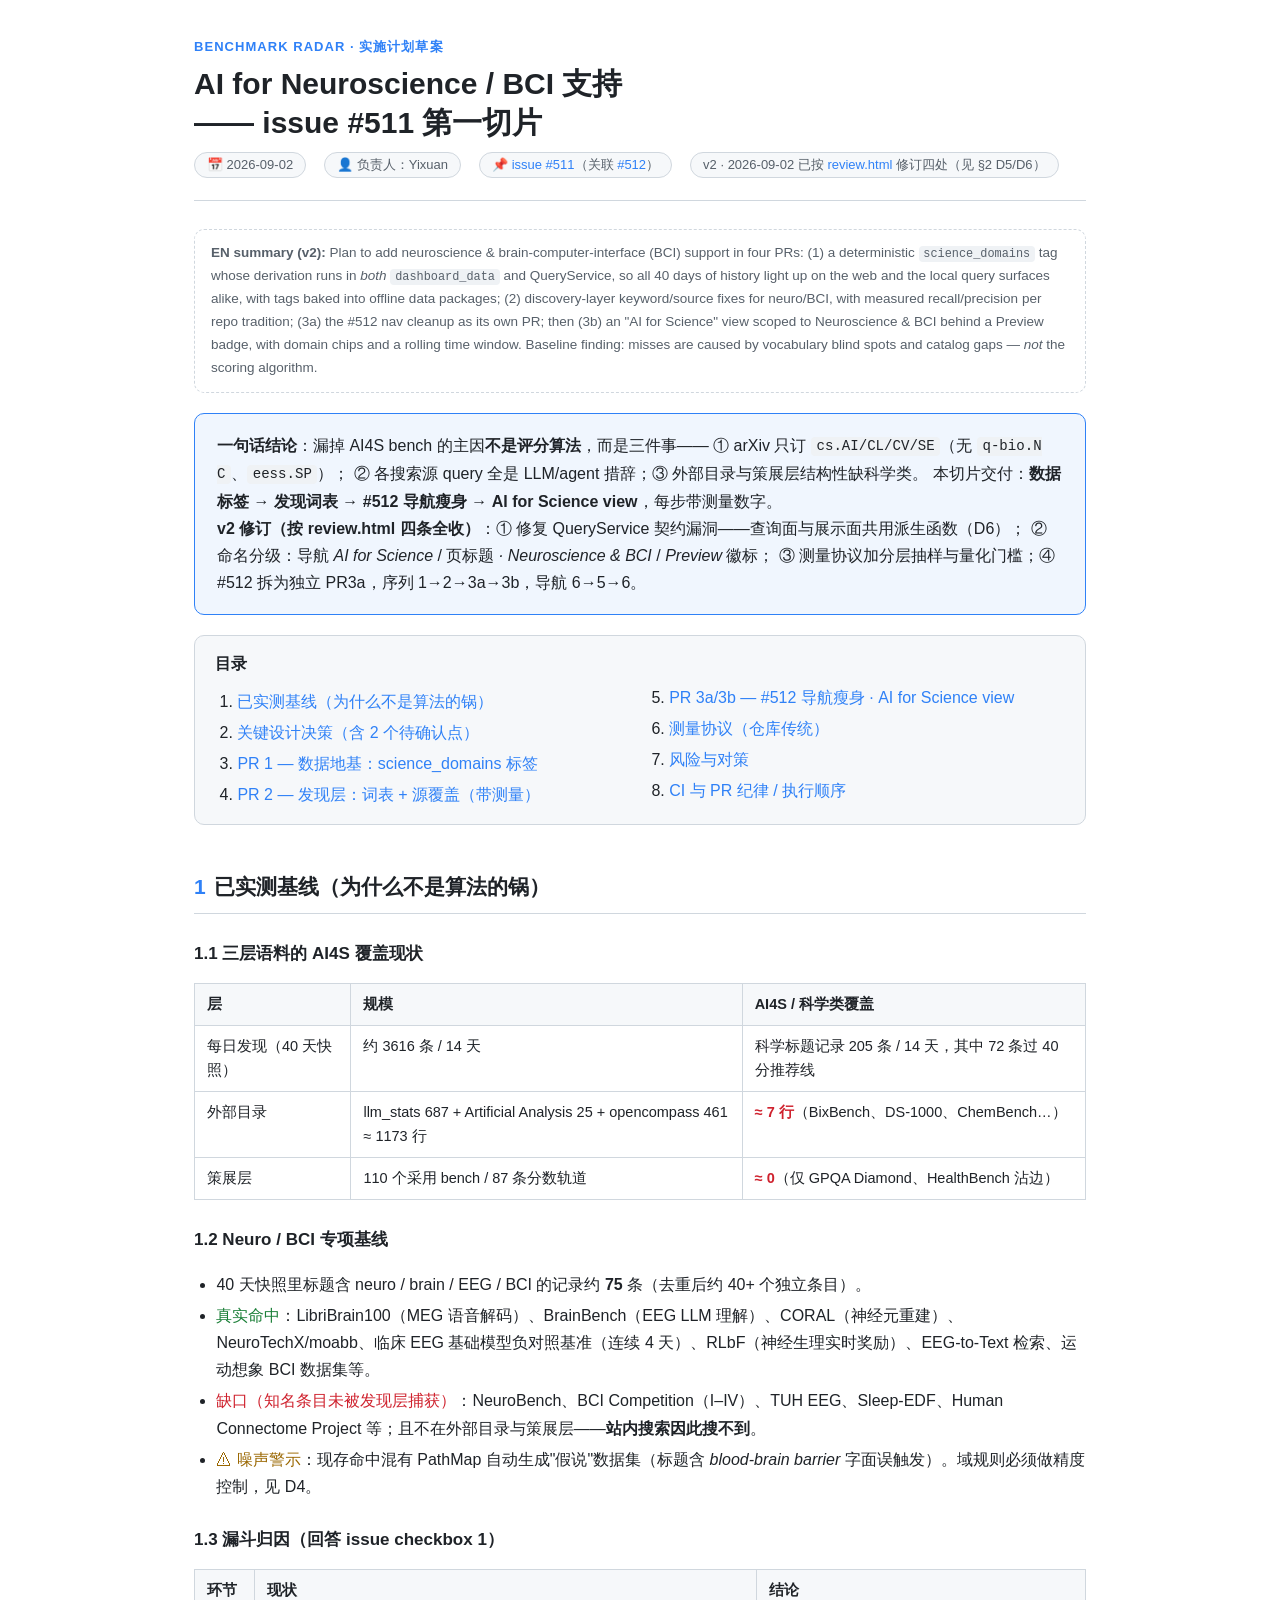
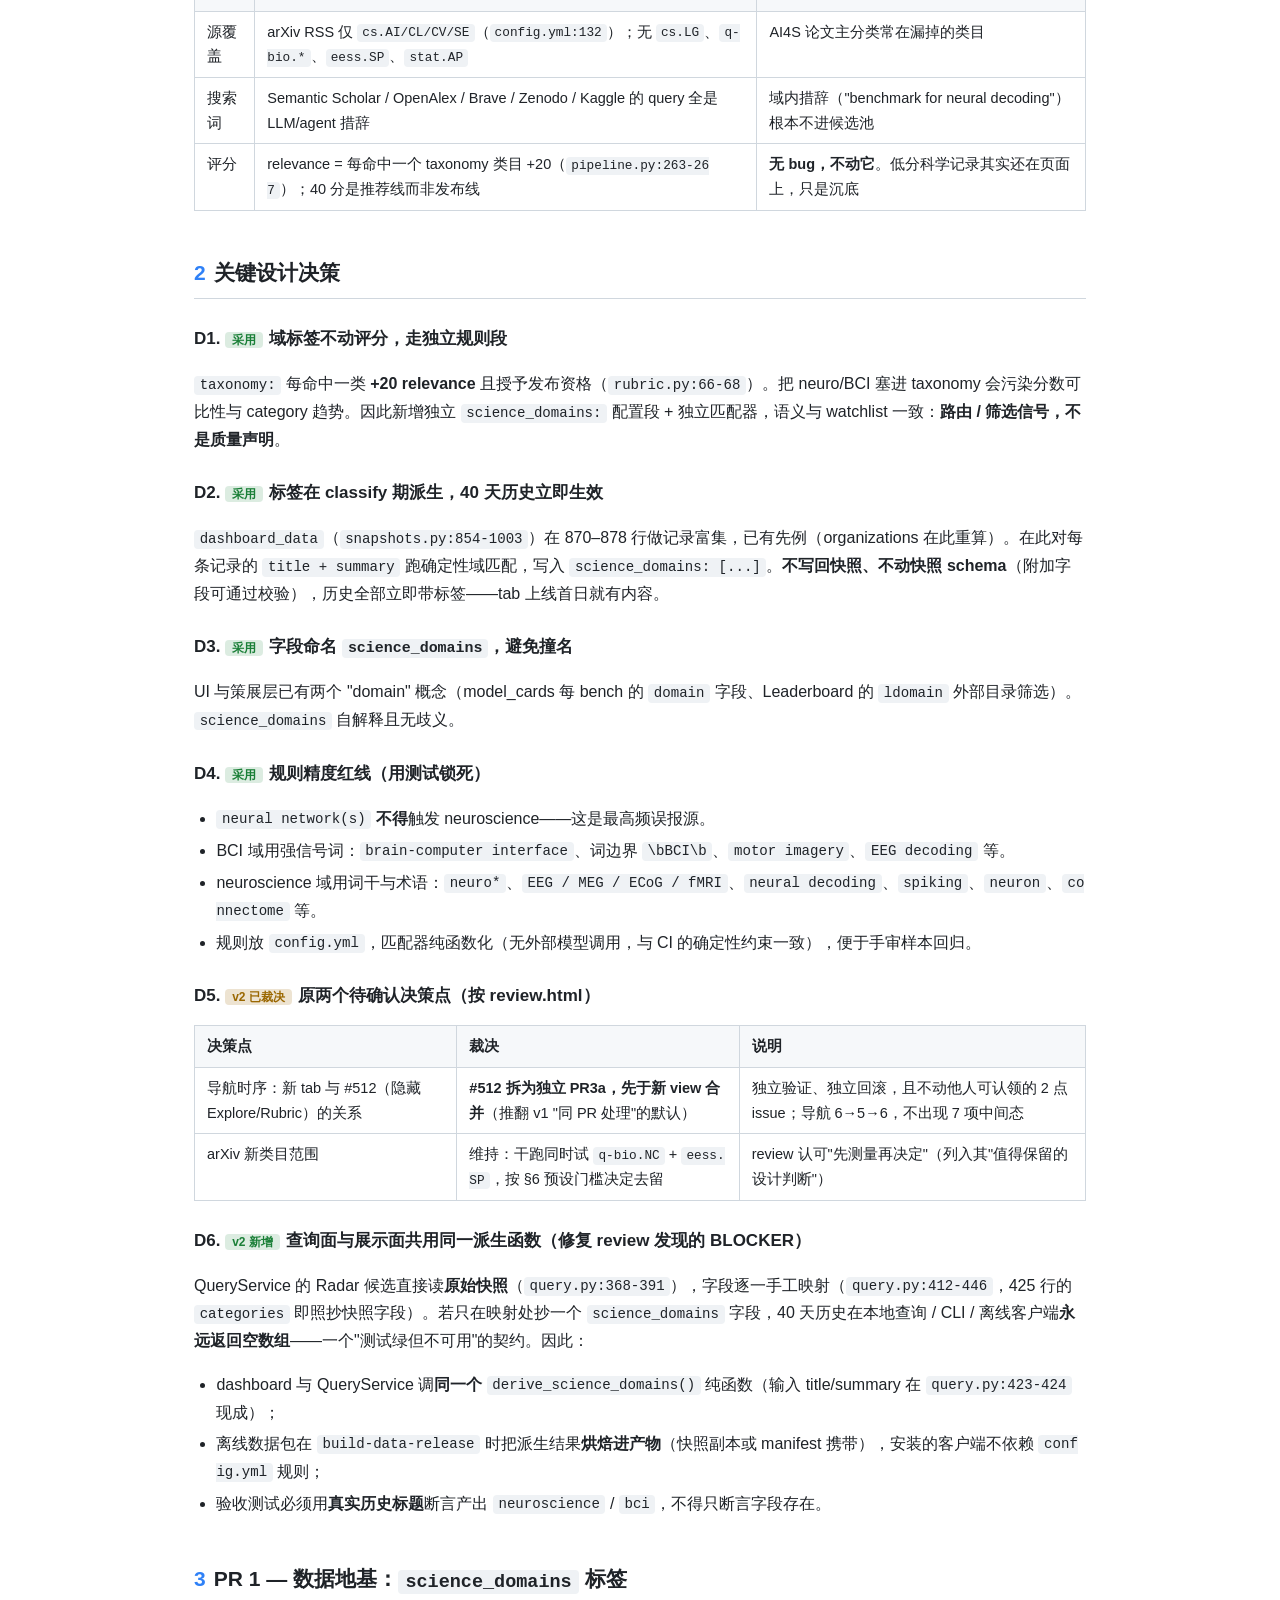
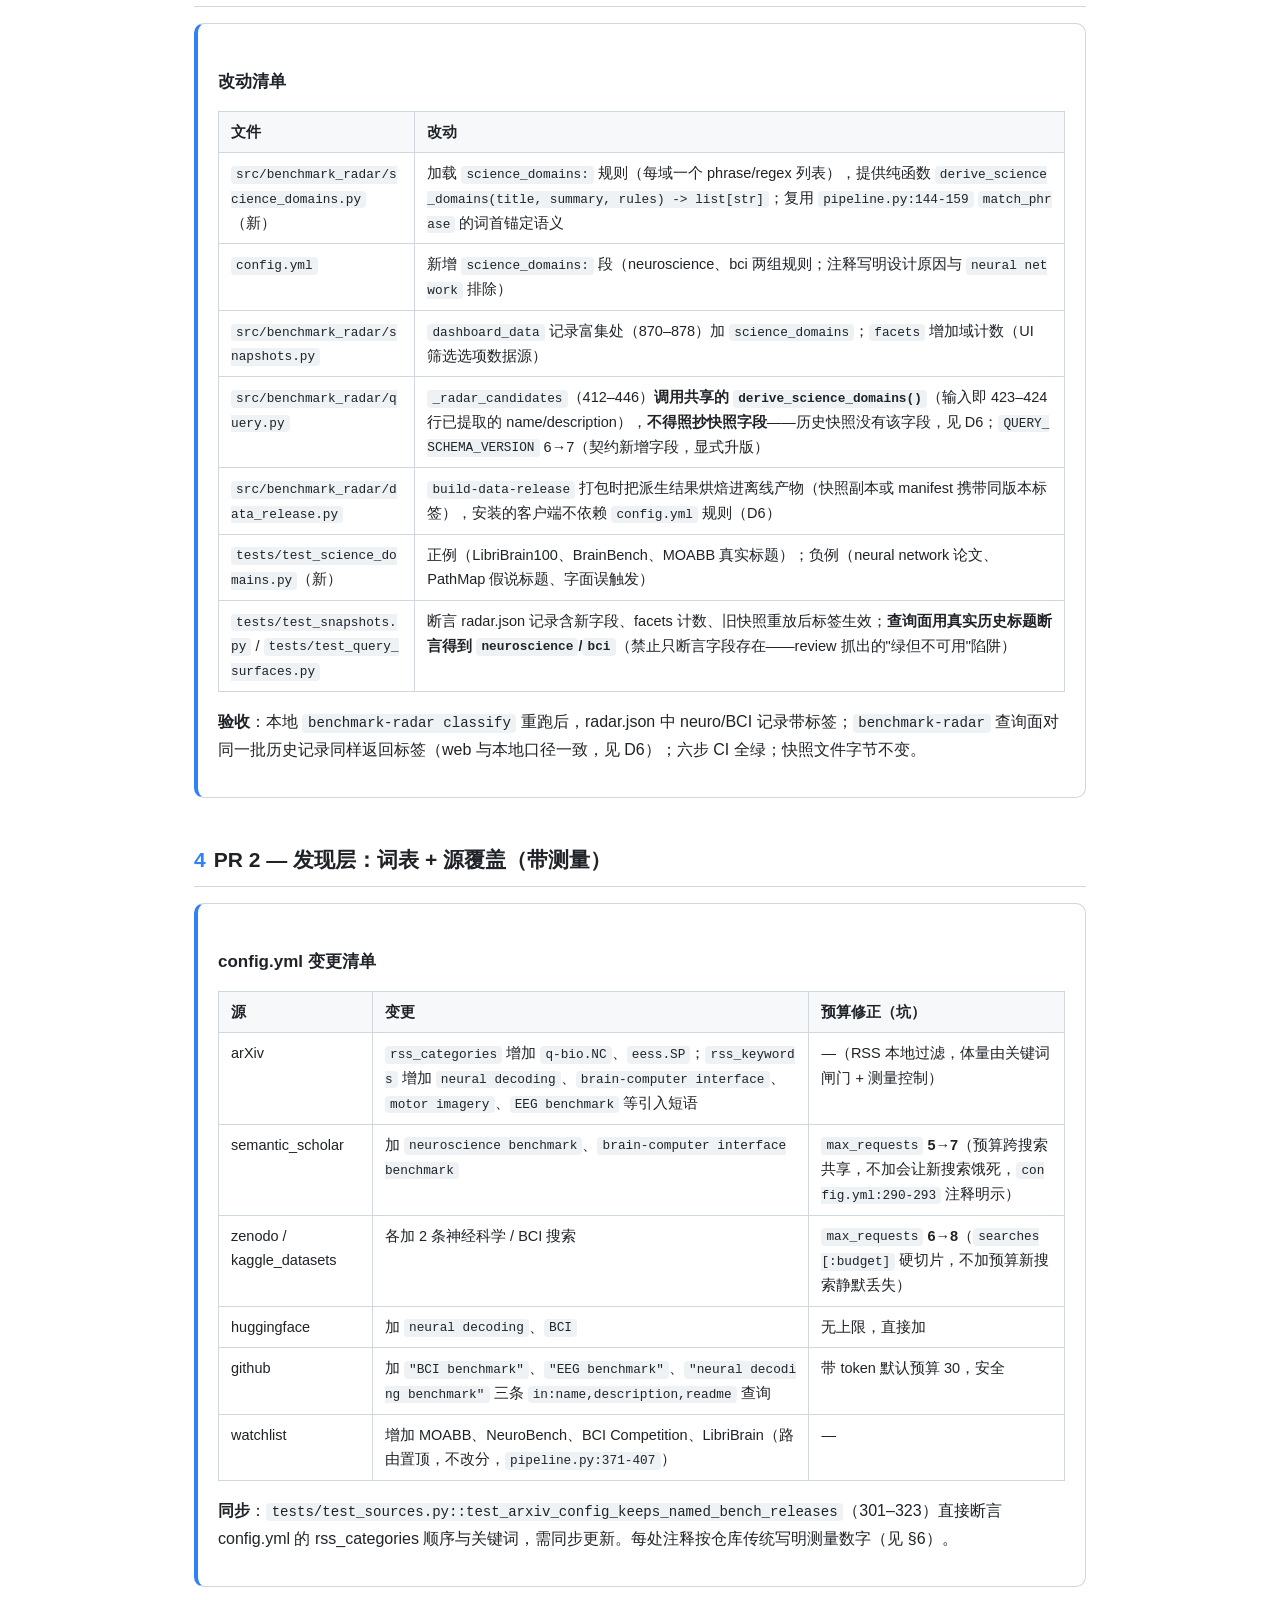
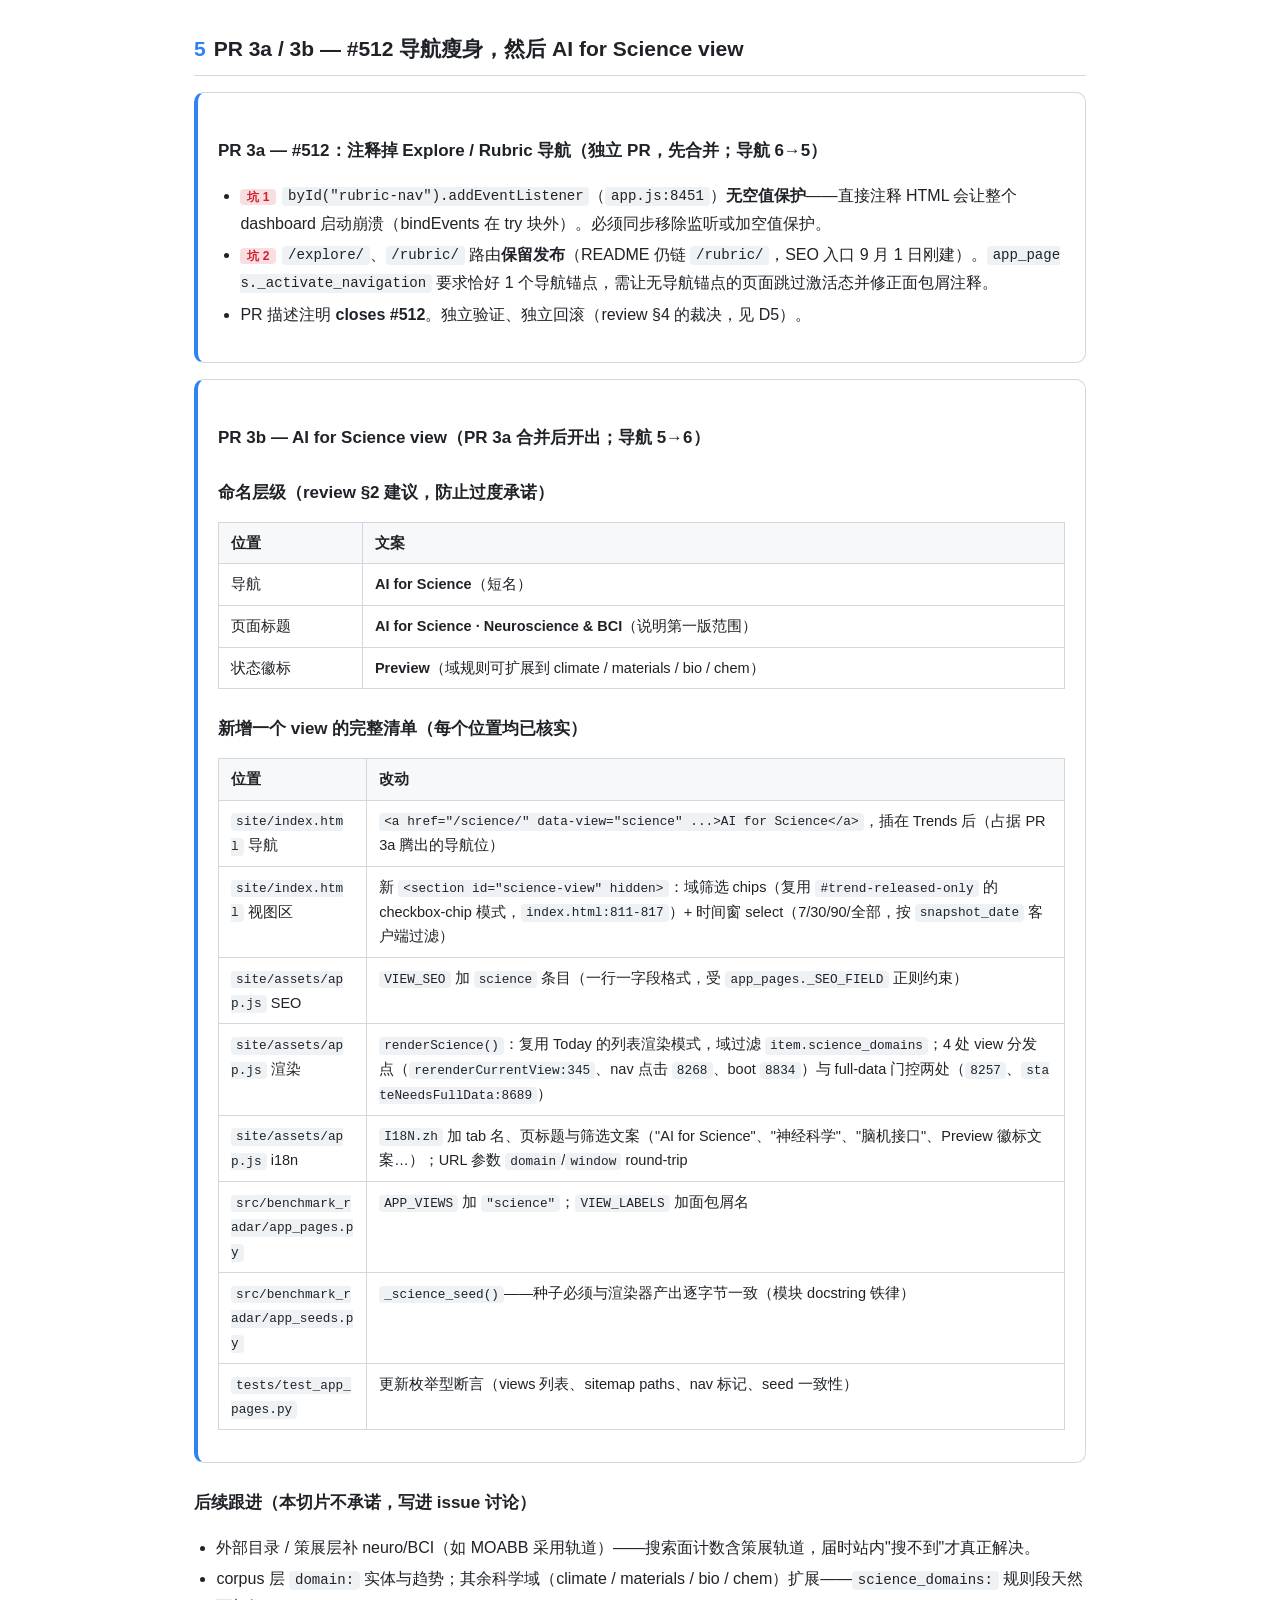
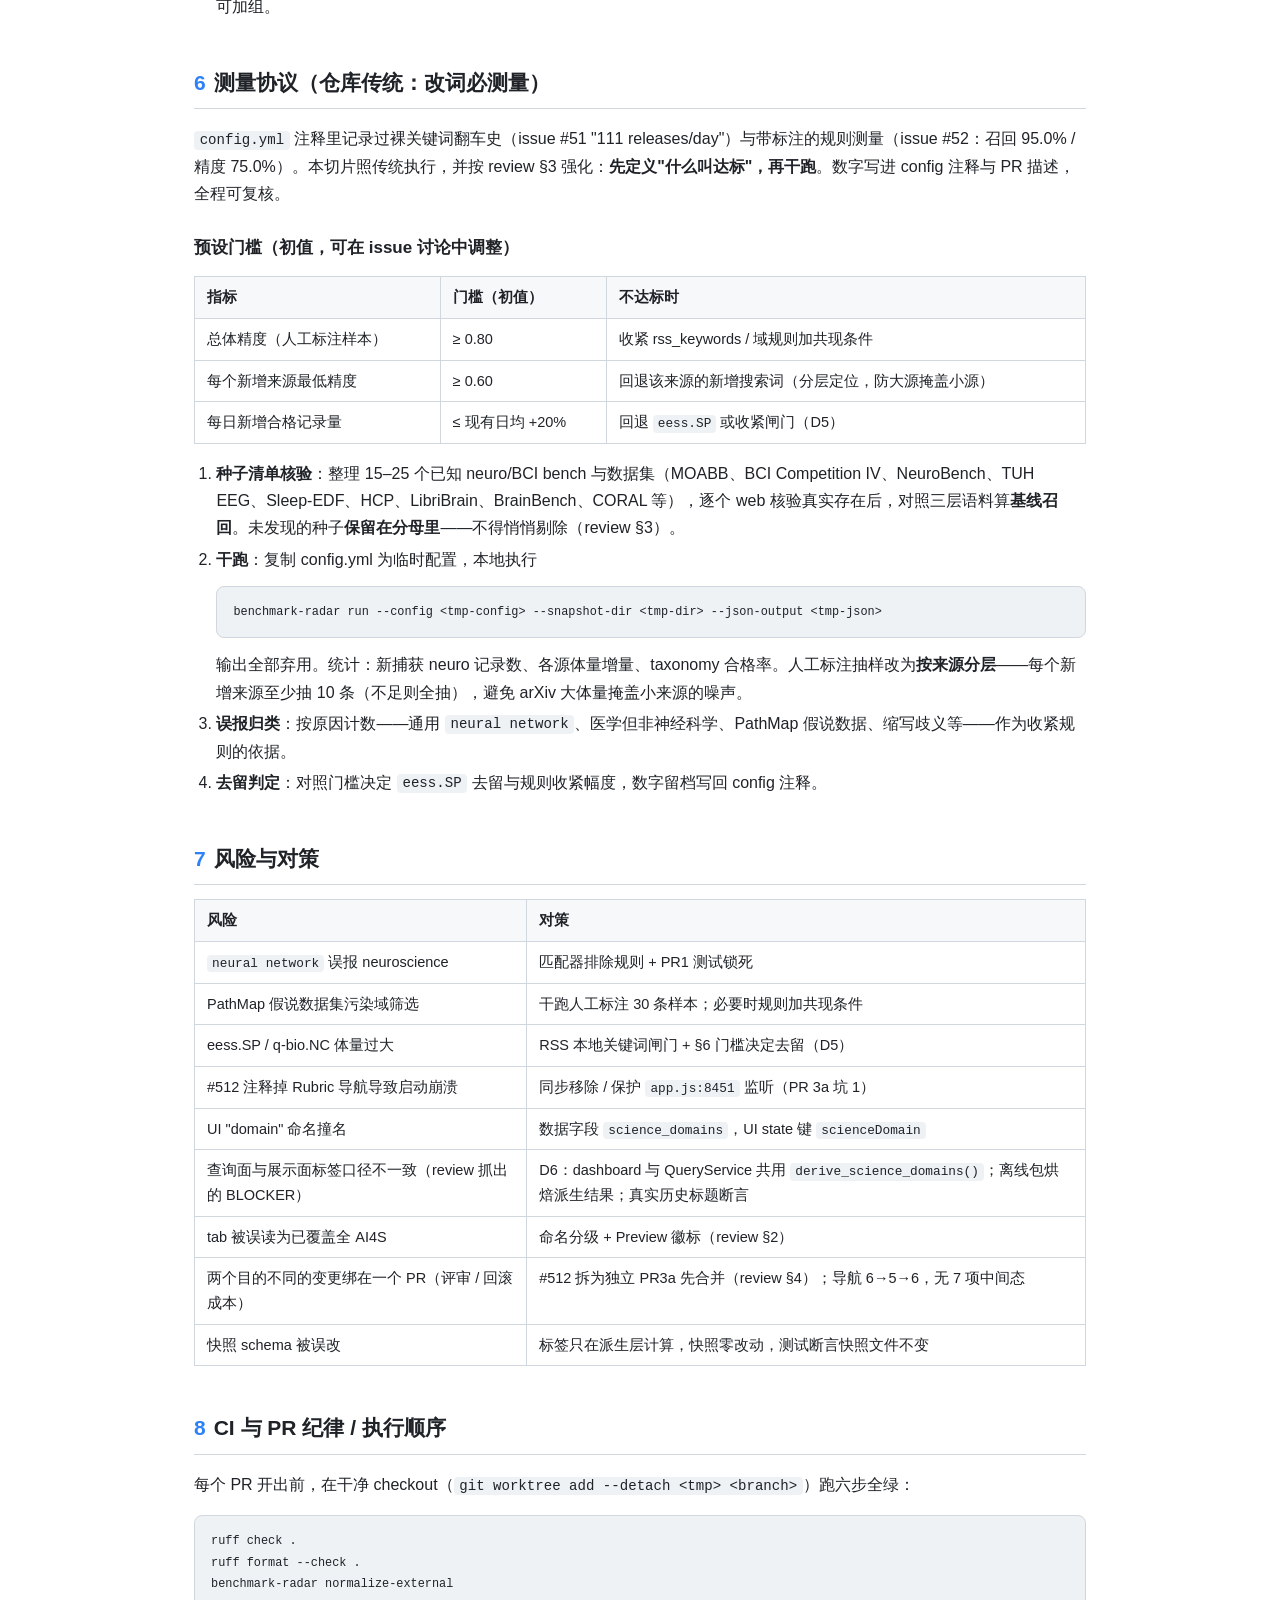
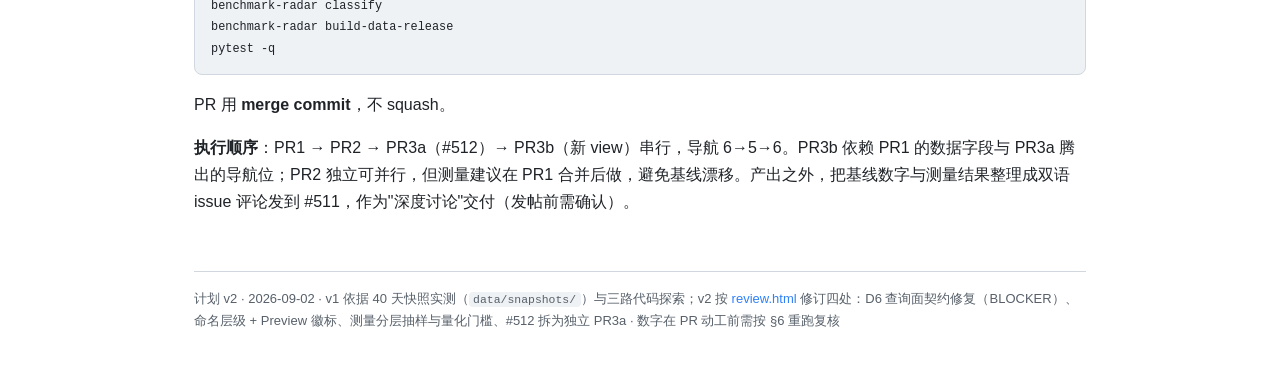
<file: notes/issue-511-neuro-bci/index.html>
<!DOCTYPE html>
<html lang="zh-CN">
<head>
<meta charset="UTF-8">
<meta name="viewport" content="width=device-width, initial-scale=1.0">
<title>实施计划：AI for Neuroscience / BCI 支持 · Benchmark Radar #511</title>
<style>
  :root {
    --ink: #1f2328;
    --ink-soft: #57606a;
    --line: #d0d7de;
    --bg: #ffffff;
    --bg-soft: #f6f8fa;
    --accent: #2f81f7;
    --accent-ink: #0b3d91;
    --ok: #1a7f37;
    --warn: #9a6700;
    --bad: #cf222e;
    --code-bg: #eff2f5;
  }
  @media (prefers-color-scheme: dark) {
    :root {
      --ink: #e6edf3;
      --ink-soft: #9198a1;
      --line: #3d444d;
      --bg: #0d1117;
      --bg-soft: #161b22;
      --accent: #4493f8;
      --accent-ink: #79c0ff;
      --ok: #3fb950;
      --warn: #d29922;
      --bad: #f85149;
      --code-bg: #1c2431;
    }
  }
  * { box-sizing: border-box; }
  body {
    margin: 0;
    background: var(--bg);
    color: var(--ink);
    font-family: -apple-system, "Segoe UI", "Microsoft YaHei", "PingFang SC", sans-serif;
    line-height: 1.7;
    font-size: 16px;
  }
  .wrap { max-width: 940px; margin: 0 auto; padding: 0 24px 80px; }
  a { color: var(--accent); text-decoration: none; }
  a:hover { text-decoration: underline; }
  code, .path {
    font-family: "Cascadia Code", Consolas, "SF Mono", monospace;
    font-size: 0.88em;
    background: var(--code-bg);
    border-radius: 4px;
    padding: 0.1em 0.4em;
    word-break: break-all;
  }
  pre {
    background: var(--code-bg);
    border: 1px solid var(--line);
    border-radius: 8px;
    padding: 14px 16px;
    overflow-x: auto;
    font-size: 13.5px;
    line-height: 1.6;
  }
  pre code { background: none; padding: 0; }

  /* header */
  header.hero {
    border-bottom: 1px solid var(--line);
    padding: 36px 0 22px;
    margin-bottom: 28px;
  }
  .kicker {
    color: var(--accent);
    font-weight: 600;
    letter-spacing: 0.08em;
    font-size: 13px;
    text-transform: uppercase;
  }
  h1 { font-size: 30px; margin: 6px 0 10px; line-height: 1.3; }
  .meta { color: var(--ink-soft); font-size: 14px; display: flex; flex-wrap: wrap; gap: 8px 18px; }
  .pill {
    display: inline-block; border: 1px solid var(--line); border-radius: 999px;
    padding: 1px 12px; font-size: 13px; color: var(--ink-soft); background: var(--bg-soft);
  }
  .pill.warn { border-color: var(--warn); color: var(--warn); }

  /* layout bits */
  h2 {
    font-size: 21px; margin: 44px 0 14px; padding-bottom: 8px;
    border-bottom: 1px solid var(--line);
  }
  h2 .no { color: var(--accent); margin-right: 8px; font-variant-numeric: tabular-nums; }
  h3 { font-size: 17px; margin: 26px 0 8px; }
  table { border-collapse: collapse; width: 100%; margin: 14px 0; font-size: 14.5px; }
  th, td { border: 1px solid var(--line); padding: 8px 12px; text-align: left; vertical-align: top; }
  th { background: var(--bg-soft); }
  ul, ol { padding-left: 1.4em; }
  li { margin: 4px 0; }
  .card {
    border: 1px solid var(--line); border-radius: 10px; padding: 18px 20px;
    margin: 16px 0; background: var(--bg);
  }
  .card.pr { border-left: 4px solid var(--accent); }
  .tldr {
    border: 1px solid var(--accent); border-radius: 10px;
    background: color-mix(in srgb, var(--accent) 7%, var(--bg));
    padding: 18px 22px; margin: 20px 0;
  }
  .en-note {
    border: 1px dashed var(--line); border-radius: 10px; color: var(--ink-soft);
    font-size: 13.5px; padding: 12px 16px; margin: 12px 0;
  }
  .toc { background: var(--bg-soft); border: 1px solid var(--line); border-radius: 10px; padding: 14px 20px; }
  .toc ol { margin: 6px 0 0; columns: 2; column-gap: 36px; }
  .toc li { break-inside: avoid; }
  .tag { font-size: 12px; font-weight: 700; border-radius: 4px; padding: 1px 7px; margin-right: 6px; white-space: nowrap; }
  .tag.do   { background: color-mix(in srgb, var(--ok) 15%, transparent); color: var(--ok); }
  .tag.dont { background: color-mix(in srgb, var(--bad) 15%, transparent); color: var(--bad); }
  .tag.def  { background: color-mix(in srgb, var(--warn) 18%, transparent); color: var(--warn); }
  .num { font-variant-numeric: tabular-nums; font-weight: 700; }
  .miss { color: var(--bad); }
  .hit { color: var(--ok); }
  footer { margin-top: 56px; color: var(--ink-soft); font-size: 13px; border-top: 1px solid var(--line); padding-top: 16px; }
  @media print {
    body { font-size: 12px; }
    .wrap { max-width: none; }
    pre { white-space: pre-wrap; }
  }
</style>
</head>
<body>
<div class="wrap">

<header class="hero">
  <div class="kicker">Benchmark Radar · 实施计划草案</div>
  <h1>AI for Neuroscience / BCI 支持<br>—— issue #511 第一切片</h1>
  <div class="meta">
    <span class="pill">📅 2026-09-02</span>
    <span class="pill">👤 负责人：Yixuan</span>
    <span class="pill">📌 <a href="https://github.com/ktwu01/benchmark-radar/issues/511">issue #511</a>（关联 <a href="https://github.com/ktwu01/benchmark-radar/issues/512">#512</a>）</span>
    <span class="pill">v2 · 2026-09-02 已按 <a href="./review.html">review.html</a> 修订四处（见 §2 D5/D6）</span>
  </div>
</header>

<div class="en-note">
  <strong>EN summary (v2):</strong> Plan to add neuroscience &amp; brain-computer-interface (BCI) support in four
  PRs: (1) a deterministic <code>science_domains</code> tag whose derivation runs in <em>both</em>
  <code>dashboard_data</code> and QueryService, so all 40 days of history light up on the web and the local query
  surfaces alike, with tags baked into offline data packages; (2) discovery-layer keyword/source fixes for
  neuro/BCI, with measured recall/precision per repo tradition; (3a) the #512 nav cleanup as its own PR; then
  (3b) an "AI for Science" view scoped to Neuroscience &amp; BCI behind a Preview badge, with domain chips and a
  rolling time window. Baseline finding: misses are caused by vocabulary blind spots and catalog gaps —
  <em>not</em> the scoring algorithm.
</div>

<div class="tldr">
  <strong>一句话结论</strong>：漏掉 AI4S bench 的主因<strong>不是评分算法</strong>，而是三件事——
  ① arXiv 只订 <code>cs.AI/CL/CV/SE</code>（无 <code>q-bio.NC</code>、<code>eess.SP</code>）；
  ② 各搜索源 query 全是 LLM/agent 措辞；③ 外部目录与策展层结构性缺科学类。
  本切片交付：<strong>数据标签 → 发现词表 → #512 导航瘦身 → AI for Science view</strong>，每步带测量数字。
  <br><strong>v2 修订（按 review.html 四条全收）</strong>：① 修复 QueryService 契约漏洞——查询面与展示面共用派生函数（D6）；
  ② 命名分级：导航 <em>AI for Science</em> / 页标题 <em>· Neuroscience &amp; BCI</em> / <em>Preview</em> 徽标；
  ③ 测量协议加分层抽样与量化门槛；④ #512 拆为独立 PR3a，序列 1→2→3a→3b，导航 6→5→6。
</div>

<nav class="toc">
  <strong>目录</strong>
  <ol>
    <li><a href="#baseline">已实测基线（为什么不是算法的锅）</a></li>
    <li><a href="#decisions">关键设计决策（含 2 个待确认点）</a></li>
    <li><a href="#pr1">PR 1 — 数据地基：science_domains 标签</a></li>
    <li><a href="#pr2">PR 2 — 发现层：词表 + 源覆盖（带测量）</a></li>
    <li><a href="#pr3">PR 3a/3b — #512 导航瘦身 · AI for Science view</a></li>
    <li><a href="#measure">测量协议（仓库传统）</a></li>
    <li><a href="#risks">风险与对策</a></li>
    <li><a href="#discipline">CI 与 PR 纪律 / 执行顺序</a></li>
  </ol>
</nav>

<!-- ================================================================ -->
<h2 id="baseline"><span class="no">1</span>已实测基线（为什么不是算法的锅）</h2>

<h3>1.1 三层语料的 AI4S 覆盖现状</h3>
<table>
  <thead>
    <tr><th>层</th><th>规模</th><th>AI4S / 科学类覆盖</th></tr>
  </thead>
  <tbody>
    <tr>
      <td>每日发现（40 天快照）</td>
      <td>约 3616 条 / 14 天</td>
      <td>科学标题记录 205 条 / 14 天，其中 72 条过 40 分推荐线</td>
    </tr>
    <tr>
      <td>外部目录</td>
      <td>llm_stats 687 + Artificial Analysis 25 + opencompass 461 ≈ 1173 行</td>
      <td><span class="miss num">≈ 7 行</span>（BixBench、DS-1000、ChemBench…）</td>
    </tr>
    <tr>
      <td>策展层</td>
      <td>110 个采用 bench / 87 条分数轨道</td>
      <td><span class="miss num">≈ 0</span>（仅 GPQA Diamond、HealthBench 沾边）</td>
    </tr>
  </tbody>
</table>

<h3>1.2 Neuro / BCI 专项基线</h3>
<ul>
  <li>40 天快照里标题含 neuro / brain / EEG / BCI 的记录约 <span class="num">75</span> 条（去重后约 40+ 个独立条目）。</li>
  <li><span class="hit">真实命中</span>：LibriBrain100（MEG 语音解码）、BrainBench（EEG LLM 理解）、CORAL（神经元重建）、NeuroTechX/moabb、临床 EEG 基础模型负对照基准（连续 4 天）、RLbF（神经生理实时奖励）、EEG-to-Text 检索、运动想象 BCI 数据集等。</li>
  <li><span class="miss">缺口（知名条目未被发现层捕获）</span>：NeuroBench、BCI Competition（I–IV）、TUH EEG、Sleep-EDF、Human Connectome Project 等；且不在外部目录与策展层——<strong>站内搜索因此搜不到</strong>。</li>
  <li><span style="color:var(--warn)">⚠ 噪声警示</span>：现存命中混有 PathMap 自动生成"假说"数据集（标题含 <em>blood-brain barrier</em> 字面误触发）。域规则必须做精度控制，见 D4。</li>
</ul>

<h3>1.3 漏斗归因（回答 issue checkbox 1）</h3>
<table>
  <thead><tr><th>环节</th><th>现状</th><th>结论</th></tr></thead>
  <tbody>
    <tr>
      <td>源覆盖</td>
      <td>arXiv RSS 仅 <code>cs.AI/CL/CV/SE</code>（<code>config.yml:132</code>）；无 <code>cs.LG</code>、<code>q-bio.*</code>、<code>eess.SP</code>、<code>stat.AP</code></td>
      <td>AI4S 论文主分类常在漏掉的类目</td>
    </tr>
    <tr>
      <td>搜索词</td>
      <td>Semantic Scholar / OpenAlex / Brave / Zenodo / Kaggle 的 query 全是 LLM/agent 措辞</td>
      <td>域内措辞（"benchmark for neural decoding"）根本不进候选池</td>
    </tr>
    <tr>
      <td>评分</td>
      <td>relevance = 每命中一个 taxonomy 类目 +20（<code>pipeline.py:263-267</code>）；40 分是推荐线而非发布线</td>
      <td><strong>无 bug，不动它</strong>。低分科学记录其实还在页面上，只是沉底</td>
    </tr>
  </tbody>
</table>

<!-- ================================================================ -->
<h2 id="decisions"><span class="no">2</span>关键设计决策</h2>

<h3>D1. <span class="tag do">采用</span>域标签不动评分，走独立规则段</h3>
<p><code>taxonomy:</code> 每命中一类 <strong>+20 relevance</strong> 且授予发布资格（<code>rubric.py:66-68</code>）。把 neuro/BCI 塞进 taxonomy 会污染分数可比性与 category 趋势。因此新增独立 <code>science_domains:</code> 配置段 + 独立匹配器，语义与 watchlist 一致：<strong>路由 / 筛选信号，不是质量声明</strong>。</p>

<h3>D2. <span class="tag do">采用</span>标签在 classify 期派生，40 天历史立即生效</h3>
<p><code>dashboard_data</code>（<code>snapshots.py:854-1003</code>）在 870–878 行做记录富集，已有先例（organizations 在此重算）。在此对每条记录的 <code>title + summary</code> 跑确定性域匹配，写入 <code>science_domains: [...]</code>。<strong>不写回快照、不动快照 schema</strong>（附加字段可通过校验），历史全部立即带标签——tab 上线首日就有内容。</p>

<h3>D3. <span class="tag do">采用</span>字段命名 <code>science_domains</code>，避免撞名</h3>
<p>UI 与策展层已有两个 "domain" 概念（model_cards 每 bench 的 <code>domain</code> 字段、Leaderboard 的 <code>ldomain</code> 外部目录筛选）。<code>science_domains</code> 自解释且无歧义。</p>

<h3>D4. <span class="tag do">采用</span>规则精度红线（用测试锁死）</h3>
<ul>
  <li><code>neural network(s)</code> <strong>不得</strong>触发 neuroscience——这是最高频误报源。</li>
  <li>BCI 域用强信号词：<code>brain-computer interface</code>、词边界 <code>\bBCI\b</code>、<code>motor imagery</code>、<code>EEG decoding</code> 等。</li>
  <li>neuroscience 域用词干与术语：<code>neuro*</code>、<code>EEG / MEG / ECoG / fMRI</code>、<code>neural decoding</code>、<code>spiking</code>、<code>neuron</code>、<code>connectome</code> 等。</li>
  <li>规则放 <code>config.yml</code>，匹配器纯函数化（无外部模型调用，与 CI 的确定性约束一致），便于手审样本回归。</li>
</ul>

<h3>D5. <span class="tag def">v2 已裁决</span>原两个待确认决策点（按 review.html）</h3>
<table>
  <thead><tr><th>决策点</th><th>裁决</th><th>说明</th></tr></thead>
  <tbody>
    <tr>
      <td>导航时序：新 tab 与 #512（隐藏 Explore/Rubric）的关系</td>
      <td><strong>#512 拆为独立 PR3a，先于新 view 合并</strong>（推翻 v1 "同 PR 处理"的默认）</td>
      <td>独立验证、独立回滚，且不动他人可认领的 2 点 issue；导航 6→5→6，不出现 7 项中间态</td>
    </tr>
    <tr>
      <td>arXiv 新类目范围</td>
      <td>维持：干跑同时试 <code>q-bio.NC</code> + <code>eess.SP</code>，按 §6 预设门槛决定去留</td>
      <td>review 认可"先测量再决定"（列入其"值得保留的设计判断"）</td>
    </tr>
  </tbody>
</table>

<h3>D6. <span class="tag do">v2 新增</span>查询面与展示面共用同一派生函数（修复 review 发现的 BLOCKER）</h3>
<p>QueryService 的 Radar 候选直接读<strong>原始快照</strong>（<code>query.py:368-391</code>），字段逐一手工映射（<code>query.py:412-446</code>，425 行的 <code>categories</code> 即照抄快照字段）。若只在映射处抄一个 <code>science_domains</code> 字段，40 天历史在本地查询 / CLI / 离线客户端<strong>永远返回空数组</strong>——一个"测试绿但不可用"的契约。因此：</p>
<ul>
  <li>dashboard 与 QueryService 调<strong>同一个</strong> <code>derive_science_domains()</code> 纯函数（输入 title/summary 在 <code>query.py:423-424</code> 现成）；</li>
  <li>离线数据包在 <code>build-data-release</code> 时把派生结果<strong>烘焙进产物</strong>（快照副本或 manifest 携带），安装的客户端不依赖 <code>config.yml</code> 规则；</li>
  <li>验收测试必须用<strong>真实历史标题</strong>断言产出 <code>neuroscience</code> / <code>bci</code>，不得只断言字段存在。</li>
</ul>

<!-- ================================================================ -->
<h2 id="pr1"><span class="no">3</span>PR 1 — 数据地基：<code>science_domains</code> 标签</h2>
<div class="card pr">
<h3>改动清单</h3>
<table>
  <thead><tr><th>文件</th><th>改动</th></tr></thead>
  <tbody>
    <tr>
      <td><code>src/benchmark_radar/science_domains.py</code>（新）</td>
      <td>加载 <code>science_domains:</code> 规则（每域一个 phrase/regex 列表），提供纯函数 <code>derive_science_domains(title, summary, rules) -&gt; list[str]</code>；复用 <code>pipeline.py:144-159</code> <code>match_phrase</code> 的词首锚定语义</td>
    </tr>
    <tr>
      <td><code>config.yml</code></td>
      <td>新增 <code>science_domains:</code> 段（neuroscience、bci 两组规则；注释写明设计原因与 <code>neural network</code> 排除）</td>
    </tr>
    <tr>
      <td><code>src/benchmark_radar/snapshots.py</code></td>
      <td><code>dashboard_data</code> 记录富集处（870–878）加 <code>science_domains</code>；<code>facets</code> 增加域计数（UI 筛选选项数据源）</td>
    </tr>
    <tr>
      <td><code>src/benchmark_radar/query.py</code></td>
      <td><code>_radar_candidates</code>（412–446）<strong>调用共享的 <code>derive_science_domains()</code></strong>（输入即 423–424 行已提取的 name/description），<strong>不得照抄快照字段</strong>——历史快照没有该字段，见 D6；<code>QUERY_SCHEMA_VERSION</code> 6→7（契约新增字段，显式升版）</td>
    </tr>
    <tr>
      <td><code>src/benchmark_radar/data_release.py</code></td>
      <td><code>build-data-release</code> 打包时把派生结果烘焙进离线产物（快照副本或 manifest 携带同版本标签），安装的客户端不依赖 <code>config.yml</code> 规则（D6）</td>
    </tr>
    <tr>
      <td><code>tests/test_science_domains.py</code>（新）</td>
      <td>正例（LibriBrain100、BrainBench、MOABB 真实标题）；负例（neural network 论文、PathMap 假说标题、字面误触发）</td>
    </tr>
    <tr>
      <td><code>tests/test_snapshots.py</code> / <code>tests/test_query_surfaces.py</code></td>
      <td>断言 radar.json 记录含新字段、facets 计数、旧快照重放后标签生效；<strong>查询面用真实历史标题断言得到 <code>neuroscience</code>/<code>bci</code></strong>（禁止只断言字段存在——review 抓出的"绿但不可用"陷阱）</td>
    </tr>
  </tbody>
</table>
<p><strong>验收</strong>：本地 <code>benchmark-radar classify</code> 重跑后，radar.json 中 neuro/BCI 记录带标签；<code>benchmark-radar</code> 查询面对同一批历史记录同样返回标签（web 与本地口径一致，见 D6）；六步 CI 全绿；快照文件字节不变。</p>
</div>

<!-- ================================================================ -->
<h2 id="pr2"><span class="no">4</span>PR 2 — 发现层：词表 + 源覆盖（带测量）</h2>
<div class="card pr">
<h3>config.yml 变更清单</h3>
<table>
  <thead><tr><th>源</th><th>变更</th><th>预算修正（坑）</th></tr></thead>
  <tbody>
    <tr>
      <td>arXiv</td>
      <td><code>rss_categories</code> 增加 <code>q-bio.NC</code>、<code>eess.SP</code>；<code>rss_keywords</code> 增加 <code>neural decoding</code>、<code>brain-computer interface</code>、<code>motor imagery</code>、<code>EEG benchmark</code> 等引入短语</td>
      <td>—（RSS 本地过滤，体量由关键词闸门 + 测量控制）</td>
    </tr>
    <tr>
      <td>semantic_scholar</td>
      <td>加 <code>neuroscience benchmark</code>、<code>brain-computer interface benchmark</code></td>
      <td><code>max_requests</code> <strong>5→7</strong>（预算跨搜索共享，不加会让新搜索饿死，<code>config.yml:290-293</code> 注释明示）</td>
    </tr>
    <tr>
      <td>zenodo / kaggle_datasets</td>
      <td>各加 2 条神经科学 / BCI 搜索</td>
      <td><code>max_requests</code> <strong>6→8</strong>（<code>searches[:budget]</code> 硬切片，不加预算新搜索静默丢失）</td>
    </tr>
    <tr>
      <td>huggingface</td>
      <td>加 <code>neural decoding</code>、<code>BCI</code></td>
      <td>无上限，直接加</td>
    </tr>
    <tr>
      <td>github</td>
      <td>加 <code>"BCI benchmark"</code>、<code>"EEG benchmark"</code>、<code>"neural decoding benchmark"</code> 三条 <code>in:name,description,readme</code> 查询</td>
      <td>带 token 默认预算 30，安全</td>
    </tr>
    <tr>
      <td>watchlist</td>
      <td>增加 MOABB、NeuroBench、BCI Competition、LibriBrain（路由置顶，不改分，<code>pipeline.py:371-407</code>）</td>
      <td>—</td>
    </tr>
  </tbody>
</table>
<p><strong>同步</strong>：<code>tests/test_sources.py::test_arxiv_config_keeps_named_bench_releases</code>（301–323）直接断言 config.yml 的 rss_categories 顺序与关键词，需同步更新。每处注释按仓库传统写明测量数字（见 §6）。</p>
</div>

<!-- ================================================================ -->
<h2 id="pr3"><span class="no">5</span>PR 3a / 3b — #512 导航瘦身，然后 AI for Science view</h2>

<div class="card pr">
<h3>PR 3a — #512：注释掉 Explore / Rubric 导航（独立 PR，先合并；导航 6→5）</h3>
<ul>
  <li><span class="tag dont">坑 1</span><code>byId("rubric-nav").addEventListener</code>（<code>app.js:8451</code>）<strong>无空值保护</strong>——直接注释 HTML 会让整个 dashboard 启动崩溃（bindEvents 在 try 块外）。必须同步移除监听或加空值保护。</li>
  <li><span class="tag dont">坑 2</span><code>/explore/</code>、<code>/rubric/</code> 路由<strong>保留发布</strong>（README 仍链 <code>/rubric/</code>，SEO 入口 9 月 1 日刚建）。<code>app_pages._activate_navigation</code> 要求恰好 1 个导航锚点，需让无导航锚点的页面跳过激活态并修正面包屑注释。</li>
  <li>PR 描述注明 <strong>closes #512</strong>。独立验证、独立回滚（review §4 的裁决，见 D5）。</li>
</ul>
</div>

<div class="card pr">
<h3>PR 3b — AI for Science view（PR 3a 合并后开出；导航 5→6）</h3>

<h3>命名层级（review §2 建议，防止过度承诺）</h3>
<table>
  <thead><tr><th>位置</th><th>文案</th></tr></thead>
  <tbody>
    <tr><td>导航</td><td><strong>AI for Science</strong>（短名）</td></tr>
    <tr><td>页面标题</td><td><strong>AI for Science · Neuroscience &amp; BCI</strong>（说明第一版范围）</td></tr>
    <tr><td>状态徽标</td><td><strong>Preview</strong>（域规则可扩展到 climate / materials / bio / chem）</td></tr>
  </tbody>
</table>

<h3>新增一个 view 的完整清单（每个位置均已核实）</h3>
<table>
  <thead><tr><th>位置</th><th>改动</th></tr></thead>
  <tbody>
    <tr><td><code>site/index.html</code> 导航</td><td><code>&lt;a href="/science/" data-view="science" ...&gt;AI for Science&lt;/a&gt;</code>，插在 Trends 后（占据 PR 3a 腾出的导航位）</td></tr>
    <tr><td><code>site/index.html</code> 视图区</td><td>新 <code>&lt;section id="science-view" hidden&gt;</code>：域筛选 chips（复用 <code>#trend-released-only</code> 的 checkbox-chip 模式，<code>index.html:811-817</code>）+ 时间窗 select（7/30/90/全部，按 <code>snapshot_date</code> 客户端过滤）</td></tr>
    <tr><td><code>site/assets/app.js</code> SEO</td><td><code>VIEW_SEO</code> 加 <code>science</code> 条目（一行一字段格式，受 <code>app_pages._SEO_FIELD</code> 正则约束）</td></tr>
    <tr><td><code>site/assets/app.js</code> 渲染</td><td><code>renderScience()</code>：复用 Today 的列表渲染模式，域过滤 <code>item.science_domains</code>；4 处 view 分发点（<code>rerenderCurrentView:345</code>、nav 点击 <code>8268</code>、boot <code>8834</code>）与 full-data 门控两处（<code>8257</code>、<code>stateNeedsFullData:8689</code>）</td></tr>
    <tr><td><code>site/assets/app.js</code> i18n</td><td><code>I18N.zh</code> 加 tab 名、页标题与筛选文案（"AI for Science"、"神经科学"、"脑机接口"、Preview 徽标文案…）；URL 参数 <code>domain</code>/<code>window</code> round-trip</td></tr>
    <tr><td><code>src/benchmark_radar/app_pages.py</code></td><td><code>APP_VIEWS</code> 加 <code>"science"</code>；<code>VIEW_LABELS</code> 加面包屑名</td></tr>
    <tr><td><code>src/benchmark_radar/app_seeds.py</code></td><td><code>_science_seed()</code>——种子必须与渲染器产出逐字节一致（模块 docstring 铁律）</td></tr>
    <tr><td><code>tests/test_app_pages.py</code></td><td>更新枚举型断言（views 列表、sitemap paths、nav 标记、seed 一致性）</td></tr>
  </tbody>
</table>

</div>

<h3 id="future">后续跟进（本切片不承诺，写进 issue 讨论）</h3>
<ul>
  <li>外部目录 / 策展层补 neuro/BCI（如 MOABB 采用轨道）——搜索面计数含策展轨道，届时站内"搜不到"才真正解决。</li>
  <li>corpus 层 <code>domain:</code> 实体与趋势；其余科学域（climate / materials / bio / chem）扩展——<code>science_domains:</code> 规则段天然可加组。</li>
</ul>

<!-- ================================================================ -->
<h2 id="measure"><span class="no">6</span>测量协议（仓库传统：改词必测量）</h2>
<p><code>config.yml</code> 注释里记录过裸关键词翻车史（issue #51 "111 releases/day"）与带标注的规则测量（issue #52：召回 95.0% / 精度 75.0%）。本切片照传统执行，并按 review §3 强化：<strong>先定义"什么叫达标"，再干跑</strong>。数字写进 config 注释与 PR 描述，全程可复核。</p>

<h3>预设门槛（初值，可在 issue 讨论中调整）</h3>
<table>
  <thead><tr><th>指标</th><th>门槛（初值）</th><th>不达标时</th></tr></thead>
  <tbody>
    <tr><td>总体精度（人工标注样本）</td><td>≥ 0.80</td><td>收紧 rss_keywords / 域规则加共现条件</td></tr>
    <tr><td>每个新增来源最低精度</td><td>≥ 0.60</td><td>回退该来源的新增搜索词（分层定位，防大源掩盖小源）</td></tr>
    <tr><td>每日新增合格记录量</td><td>≤ 现有日均 +20%</td><td>回退 <code>eess.SP</code> 或收紧闸门（D5）</td></tr>
  </tbody>
</table>

<ol>
  <li><strong>种子清单核验</strong>：整理 15–25 个已知 neuro/BCI bench 与数据集（MOABB、BCI Competition IV、NeuroBench、TUH EEG、Sleep-EDF、HCP、LibriBrain、BrainBench、CORAL 等），逐个 web 核验真实存在后，对照三层语料算<strong>基线召回</strong>。未发现的种子<strong>保留在分母里</strong>——不得悄悄剔除（review §3）。</li>
  <li><strong>干跑</strong>：复制 config.yml 为临时配置，本地执行
    <pre><code>benchmark-radar run --config &lt;tmp-config&gt; --snapshot-dir &lt;tmp-dir&gt; --json-output &lt;tmp-json&gt;</code></pre>
    输出全部弃用。统计：新捕获 neuro 记录数、各源体量增量、taxonomy 合格率。人工标注抽样改为<strong>按来源分层</strong>——每个新增来源至少抽 10 条（不足则全抽），避免 arXiv 大体量掩盖小来源的噪声。</li>
  <li><strong>误报归类</strong>：按原因计数——通用 <code>neural network</code>、医学但非神经科学、PathMap 假说数据、缩写歧义等——作为收紧规则的依据。</li>
  <li><strong>去留判定</strong>：对照门槛决定 <code>eess.SP</code> 去留与规则收紧幅度，数字留档写回 config 注释。</li>
</ol>

<!-- ================================================================ -->
<h2 id="risks"><span class="no">7</span>风险与对策</h2>
<table>
  <thead><tr><th>风险</th><th>对策</th></tr></thead>
  <tbody>
    <tr><td><code>neural network</code> 误报 neuroscience</td><td>匹配器排除规则 + PR1 测试锁死</td></tr>
    <tr><td>PathMap 假说数据集污染域筛选</td><td>干跑人工标注 30 条样本；必要时规则加共现条件</td></tr>
    <tr><td>eess.SP / q-bio.NC 体量过大</td><td>RSS 本地关键词闸门 + §6 门槛决定去留（D5）</td></tr>
    <tr><td>#512 注释掉 Rubric 导航导致启动崩溃</td><td>同步移除 / 保护 <code>app.js:8451</code> 监听（PR 3a 坑 1）</td></tr>
    <tr><td>UI "domain" 命名撞名</td><td>数据字段 <code>science_domains</code>，UI state 键 <code>scienceDomain</code></td></tr>
    <tr><td>查询面与展示面标签口径不一致（review 抓出的 BLOCKER）</td><td>D6：dashboard 与 QueryService 共用 <code>derive_science_domains()</code>；离线包烘焙派生结果；真实历史标题断言</td></tr>
    <tr><td>tab 被误读为已覆盖全 AI4S</td><td>命名分级 + Preview 徽标（review §2）</td></tr>
    <tr><td>两个目的不同的变更绑在一个 PR（评审 / 回滚成本）</td><td>#512 拆为独立 PR3a 先合并（review §4）；导航 6→5→6，无 7 项中间态</td></tr>
    <tr><td>快照 schema 被误改</td><td>标签只在派生层计算，快照零改动，测试断言快照文件不变</td></tr>
  </tbody>
</table>

<!-- ================================================================ -->
<h2 id="discipline"><span class="no">8</span>CI 与 PR 纪律 / 执行顺序</h2>
<p>每个 PR 开出前，在干净 checkout（<code>git worktree add --detach &lt;tmp&gt; &lt;branch&gt;</code>）跑六步全绿：</p>
<pre><code>ruff check .
ruff format --check .
benchmark-radar normalize-external
benchmark-radar classify
benchmark-radar build-data-release
pytest -q</code></pre>
<p>PR 用 <strong>merge commit</strong>，不 squash。</p>
<p><strong>执行顺序</strong>：PR1 → PR2 → PR3a（#512）→ PR3b（新 view）串行，导航 6→5→6。PR3b 依赖 PR1 的数据字段与 PR3a 腾出的导航位；PR2 独立可并行，但测量建议在 PR1 合并后做，避免基线漂移。产出之外，把基线数字与测量结果整理成双语 issue 评论发到 #511，作为"深度讨论"交付（发帖前需确认）。</p>

<footer>
  计划 v2 · 2026-09-02 · v1 依据 40 天快照实测（<code>data/snapshots/</code>）与三路代码探索；v2 按 <a href="./review.html">review.html</a> 修订四处：D6 查询面契约修复（BLOCKER）、命名层级 + Preview 徽标、测量分层抽样与量化门槛、#512 拆为独立 PR3a · 数字在 PR 动工前需按 §6 重跑复核
</footer>

</div>
</body>
</html>
</file>
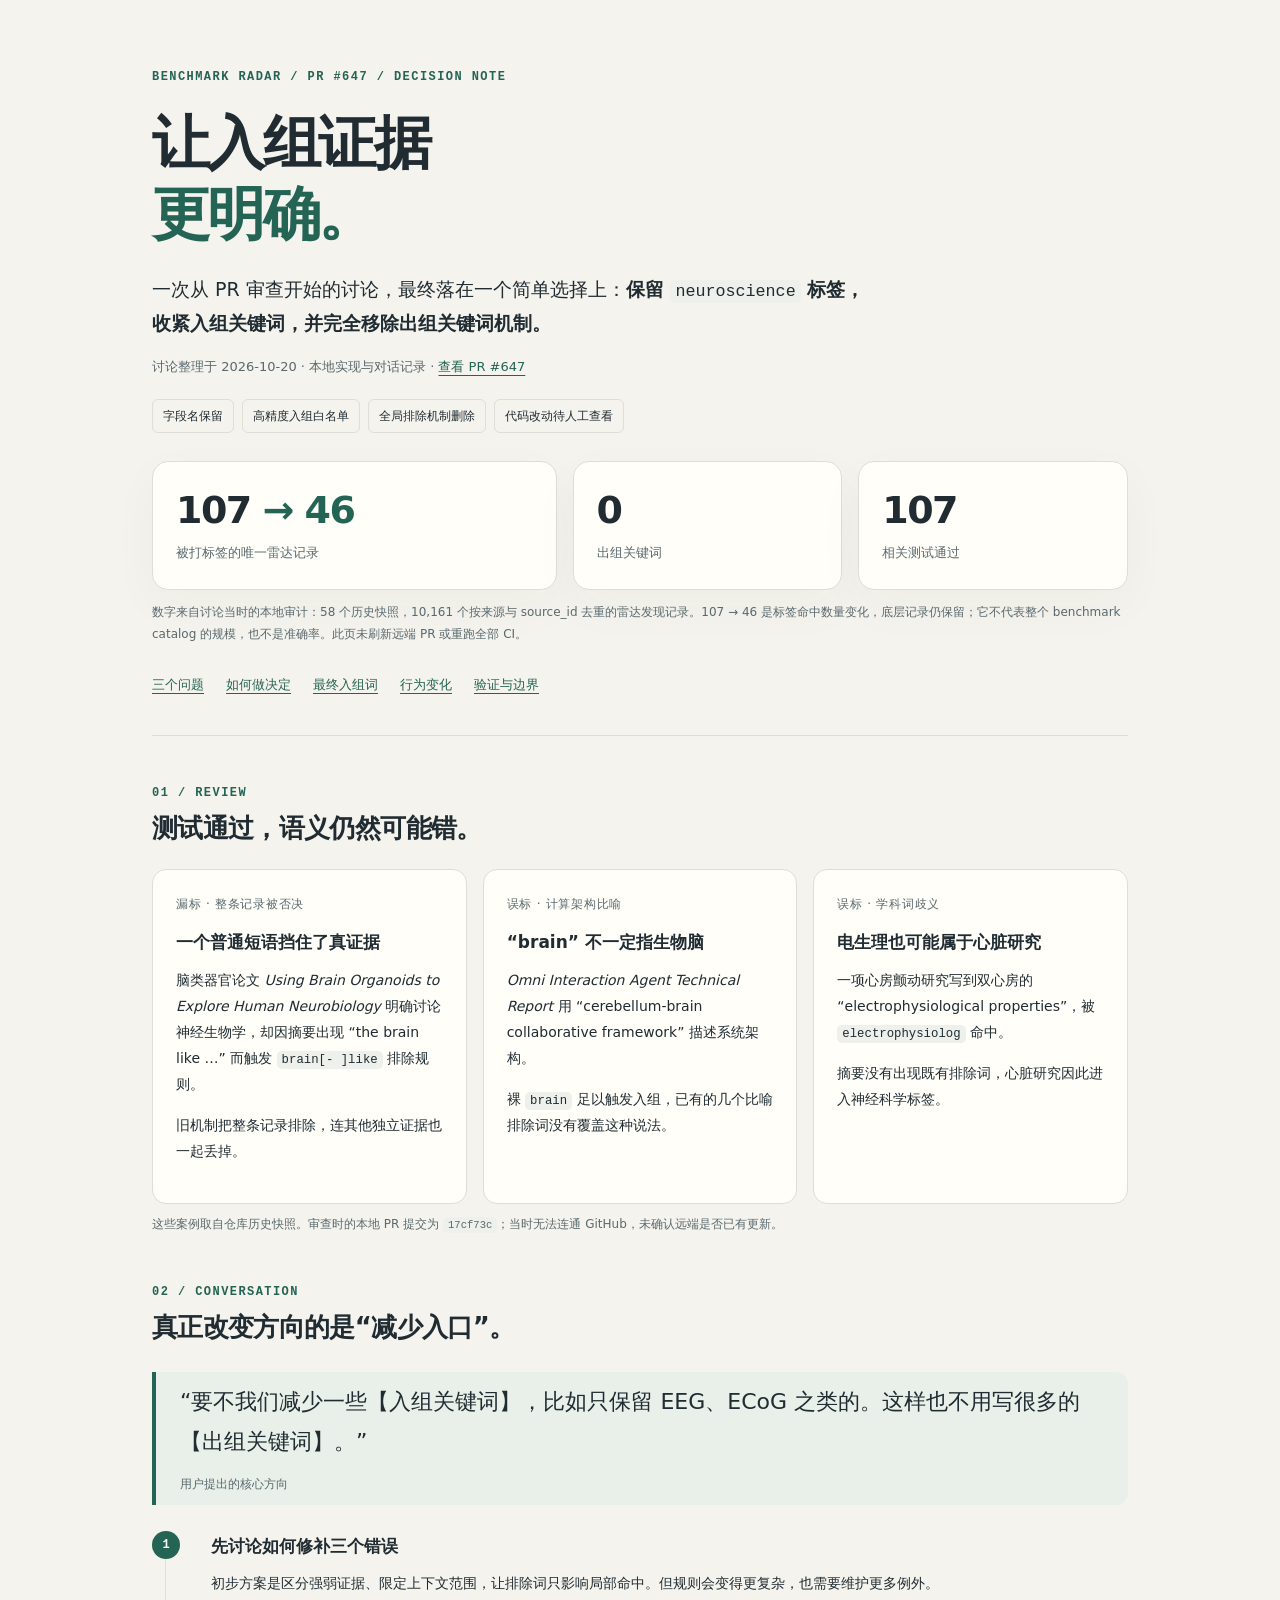
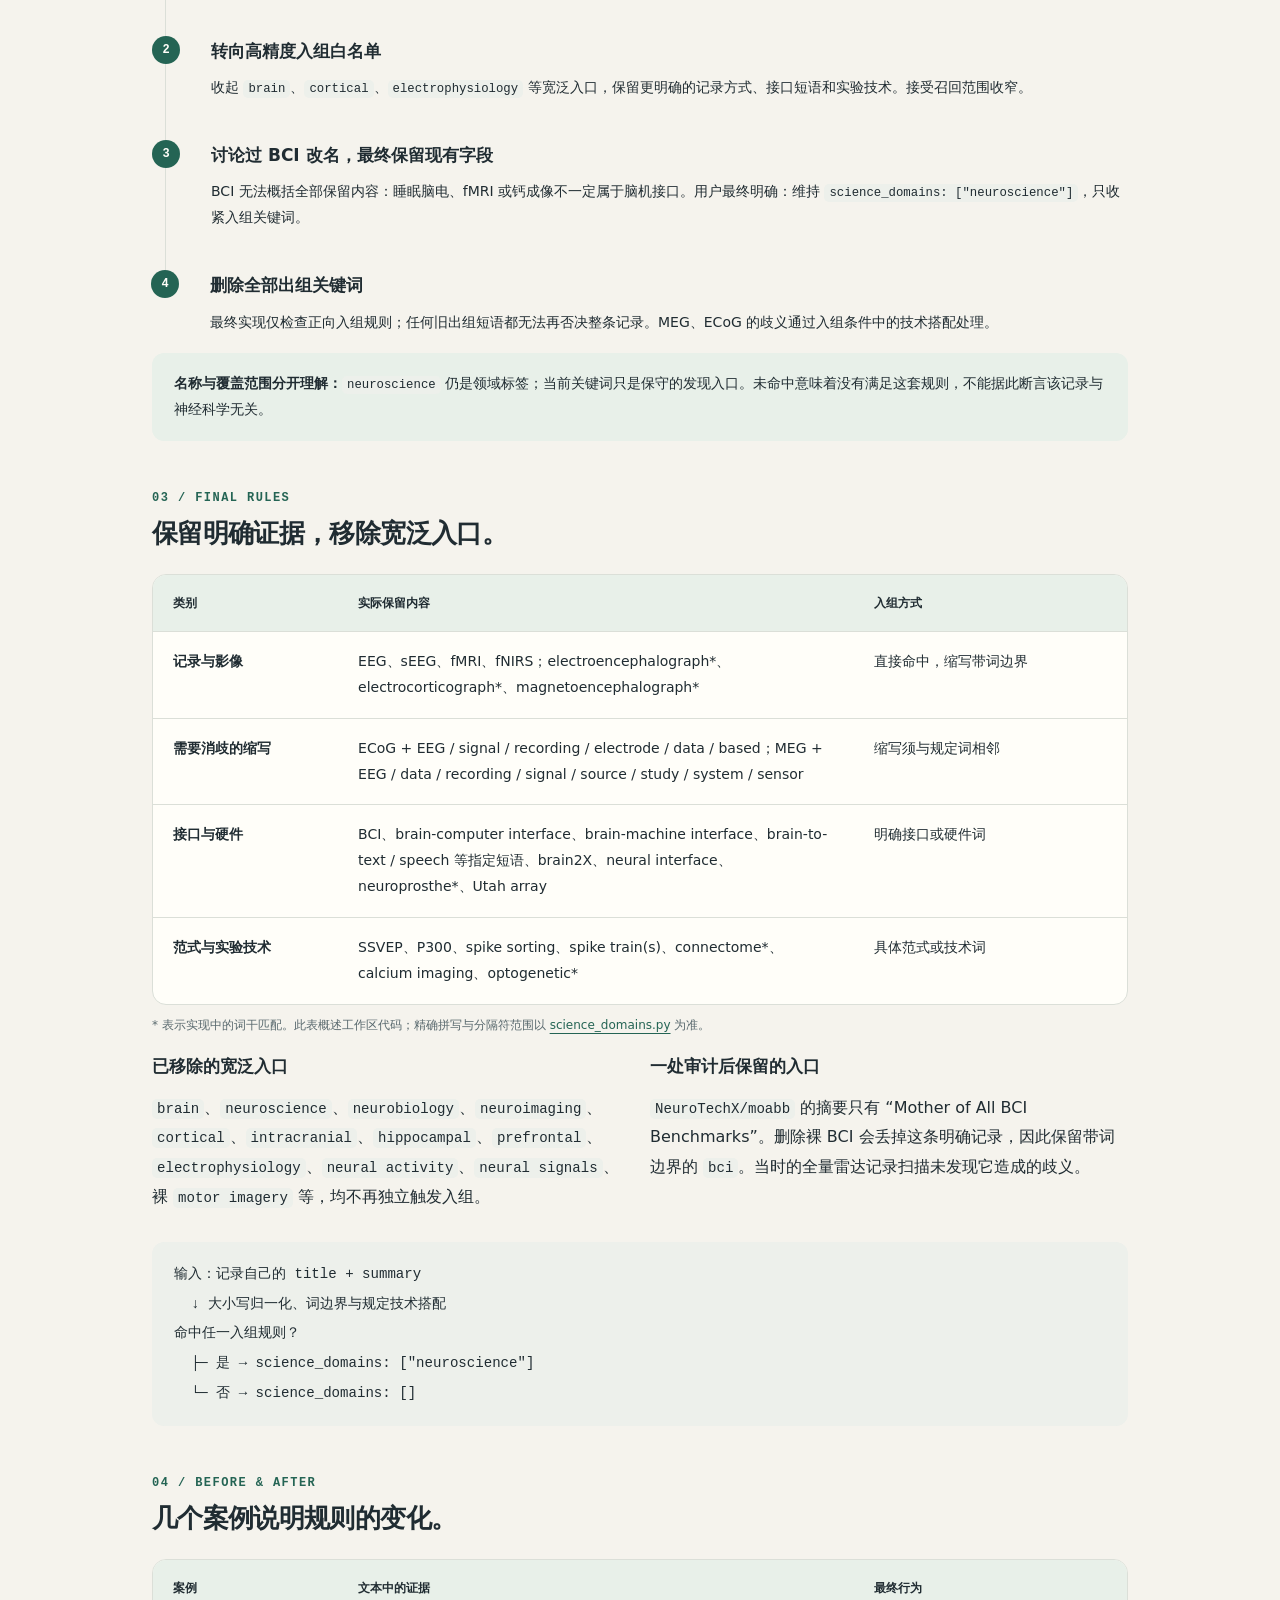
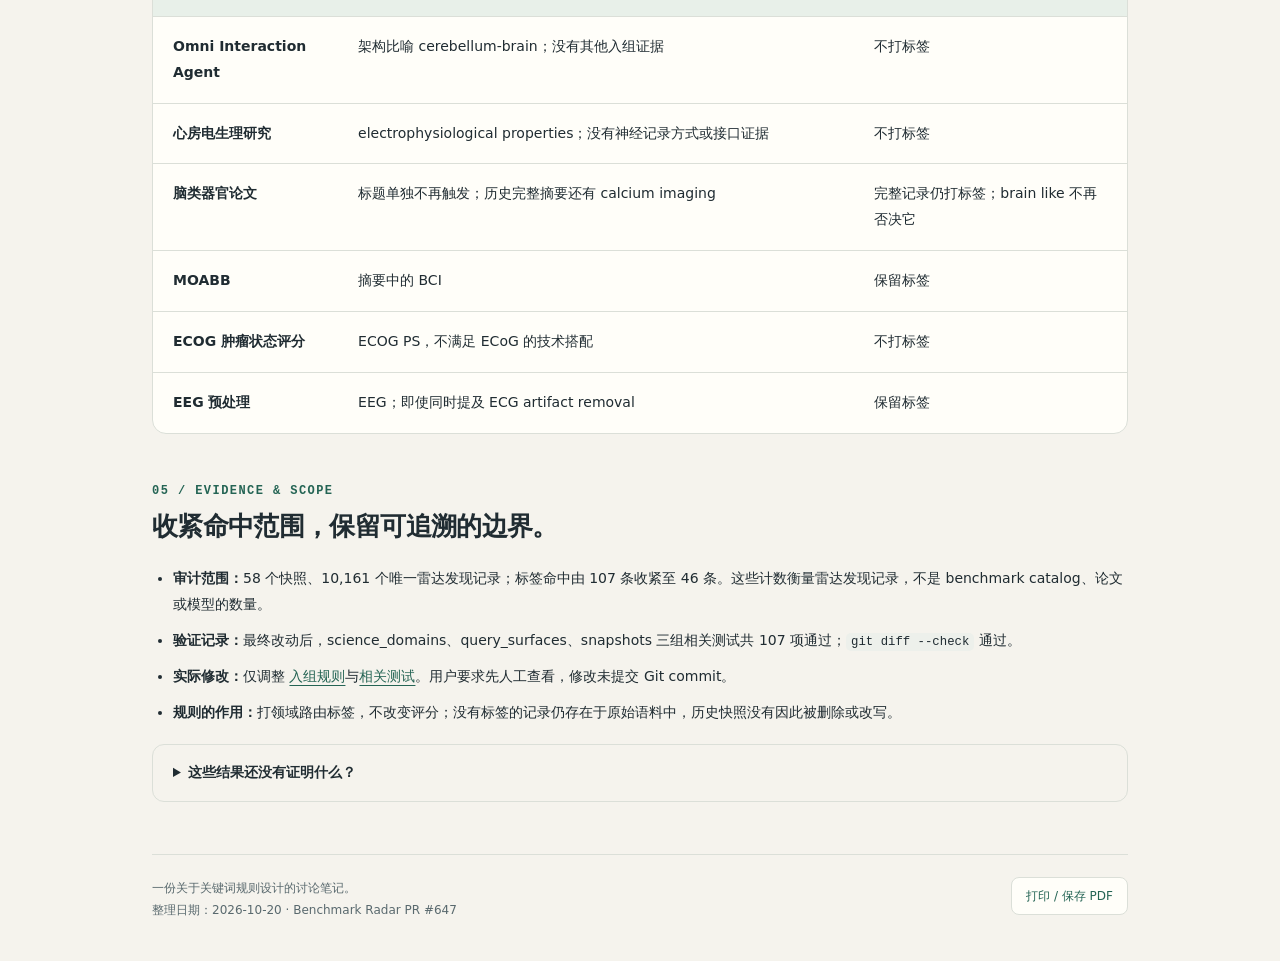
<file: notes/pr-647-keyword-decisions.html>
<!doctype html>
<html lang="zh-CN">
<head>
  <meta charset="utf-8">
  <meta name="viewport" content="width=device-width, initial-scale=1">
  <meta name="color-scheme" content="light dark">
  <title>让入组证据更明确 · PR #647 讨论笔记</title>
  <style>
    :root{--bg:#f5f3ed;--paper:#fffef9;--ink:#202c32;--muted:#59696e;--line:#dbdfd8;--green:#246454;--pale:#e8f0e9;--amber:#866020;--code:#edf0eb;--shadow:0 16px 50px #25382a09}
    *{box-sizing:border-box}html{scroll-behavior:smooth;scroll-padding-top:24px}body{margin:0;background:var(--bg);color:var(--ink);font:16px/1.85 system-ui,-apple-system,"Segoe UI","Microsoft YaHei",sans-serif}a{color:var(--green);text-underline-offset:4px}a:focus-visible,summary:focus-visible,button:focus-visible{outline:3px solid var(--green);outline-offset:5px}main{max-width:1040px;margin:auto;padding:54px 32px 40px}.eyebrow,.number{font:600 12px/1.5 ui-monospace,Consolas,monospace;letter-spacing:.12em;text-transform:uppercase;color:var(--green)}header{padding:14px 0 38px;border-bottom:1px solid var(--line)}h1{font-size:clamp(32px,5.2vw,58px);line-height:1.22;letter-spacing:-.045em;margin:22px 0}h1 span{display:block;color:var(--green)}.lead{max-width:720px;font-size:19px;line-height:1.8}.meta{font-size:13px;color:var(--muted)}.pill{display:inline-block;border:1px solid var(--line);border-radius:30px;padding:3px 12px;margin:3px 5px 3px 0;font-size:12px}.metrics{display:grid;grid-template-columns:1.5fr 1fr 1fr;gap:16px;margin:28px 0 12px}.metric{background:var(--paper);border:1px solid var(--line);border-radius:16px;padding:23px;box-shadow:var(--shadow)}.metric strong{display:block;font-size:38px;line-height:1.35;letter-spacing:-.04em}.metric strong em{font-style:normal;color:var(--green)}.metric span{color:var(--muted);font-size:13px}.caption{font-size:12px;color:var(--muted);line-height:1.8}nav{display:flex;gap:12px 22px;flex-wrap:wrap;margin:28px 0 0;font-size:13px}section{margin-top:48px}h2{font-size:26px;line-height:1.4;letter-spacing:-.025em;margin:8px 0 22px}h3{font-size:17px;margin:0 0 8px}p{margin:10px 0 15px}code{font: .88em/1.7 ui-monospace,Consolas,monospace;background:var(--code);border-radius:5px;padding:2px 5px;overflow-wrap:anywhere}pre{background:var(--code);padding:18px 22px;border-radius:12px;overflow:auto}pre code{padding:0}.cards{display:grid;grid-template-columns:repeat(3,1fr);gap:16px}.card{background:var(--paper);border:1px solid var(--line);border-radius:14px;padding:23px}.card p{font-size:14px}.label{display:block;font-size:12px;letter-spacing:.06em;color:var(--muted);margin-bottom:12px}.quote{font-size:22px;border-left:4px solid var(--green);padding:10px 24px;margin:26px 0;background:var(--pale);border-radius:0 12px 12px 0}.quote small{display:block;font-size:12px;color:var(--muted);margin-top:10px}.steps{list-style:none;margin:0;padding:0;counter-reset:step}.steps li{position:relative;padding:0 0 24px 45px;border-left:1px solid var(--line);margin-left:13px}.steps li:last-child{padding-bottom:0;border:0}.steps li:before{counter-increment:step;content:counter(step);position:absolute;left:-14px;top:0;width:28px;height:28px;border-radius:50%;background:var(--green);color:var(--paper);text-align:center;font:600 12px/28px ui-monospace,monospace}.steps p{font-size:14px;margin-top:4px}.table-wrap{overflow-x:auto;border:1px solid var(--line);border-radius:14px;background:var(--paper)}table{border-collapse:collapse;width:100%;min-width:620px;font-size:14px}th,td{text-align:left;vertical-align:top;padding:17px 20px;border-bottom:1px solid var(--line)}th{font-size:12px;background:var(--pale)}tr:last-child td{border:0}td:first-child{width:19%;font-weight:600}td:nth-child(2){width:53%}.note{background:var(--pale);border-radius:12px;padding:18px 22px;font-size:14px;margin:18px 0}.split{display:grid;grid-template-columns:1fr 1fr;gap:20px}.list{padding-left:21px;font-size:14px}.list li{margin:10px 0}details{border:1px solid var(--line);border-radius:12px;padding:15px 20px;margin-top:18px}summary{font-size:14px;font-weight:600;cursor:pointer}details p{font-size:14px}.status{display:flex;flex-wrap:wrap;gap:8px;margin-top:20px}.status span{font-size:12px;border:1px solid var(--line);border-radius:6px;padding:5px 10px}footer{border-top:1px solid var(--line);margin-top:52px;padding-top:22px;font-size:12px;color:var(--muted);display:flex;justify-content:space-between;gap:20px}button{font:inherit;color:var(--green);border:1px solid var(--line);background:var(--paper);padding:7px 14px;border-radius:8px;cursor:pointer;white-space:nowrap;height:fit-content}
    @media(prefers-color-scheme:dark){:root{--bg:#14201f;--paper:#1b2a28;--ink:#e7ede6;--muted:#a5b6b0;--line:#344944;--green:#91cbb1;--pale:#233b32;--code:#263833;--shadow:none}}
    @media(max-width:720px){main{padding:28px 20px}.metrics,.cards,.split{grid-template-columns:1fr}.metric{padding:18px 22px}.metric strong{font-size:32px}.lead{font-size:17px}section{margin-top:38px}.quote{font-size:19px;padding:15px 19px}footer{flex-direction:column}nav{gap:9px 16px}}
    @media print{body{background:white;color:#202c32;font-size:11px}:root{--paper:white;--ink:#202c32;--muted:#59696e;--line:#ccc;--green:#246454;--pale:#f1f5ef;--code:#f4f4f4}main{max-width:none;padding:0}header{padding:0 0 18px}h1{font-size:35px}h2{font-size:21px}section{margin-top:25px}.cards,.metrics,.split{display:block}.card,.metric{margin-bottom:12px;box-shadow:none;break-inside:avoid}nav,button{display:none}.table-wrap{overflow:visible}table{min-width:0;font-size:11px}th,td{padding:10px}.quote{font-size:19px}a{color:inherit}.caption,.meta,footer{font-size:10px}}
  </style>
</head>
<body>
<main>
  <header>
    <div class="eyebrow">Benchmark Radar / PR #647 / Decision note</div>
    <h1>让入组证据<span>更明确。</span></h1>
    <p class="lead">一次从 PR 审查开始的讨论，最终落在一个简单选择上：<strong>保留 <code>neuroscience</code> 标签，收紧入组关键词，并完全移除出组关键词机制。</strong></p>
    <div class="meta">讨论整理于 2026-10-20 · 本地实现与对话记录 · <a href="https://github.com/ktwu01/benchmark-radar/pull/647">查看 PR #647</a></div>
    <div class="status"><span>字段名保留</span><span>高精度入组白名单</span><span>全局排除机制删除</span><span>代码改动待人工查看</span></div>
    <div class="metrics">
      <div class="metric"><strong>107 <em>→ 46</em></strong><span>被打标签的唯一雷达记录</span></div>
      <div class="metric"><strong>0</strong><span>出组关键词</span></div>
      <div class="metric"><strong>107</strong><span>相关测试通过</span></div>
    </div>
    <p class="caption">数字来自讨论当时的本地审计：58 个历史快照，10,161 个按来源与 source_id 去重的雷达发现记录。107 → 46 是标签命中数量变化，底层记录仍保留；它不代表整个 benchmark catalog 的规模，也不是准确率。此页未刷新远端 PR 或重跑全部 CI。</p>
    <nav aria-label="笔记目录"><a href="#problems">三个问题</a><a href="#decisions">如何做决定</a><a href="#rules">最终入组词</a><a href="#examples">行为变化</a><a href="#verification">验证与边界</a></nav>
  </header>

  <section id="problems">
    <div class="number">01 / Review</div>
    <h2>测试通过，语义仍然可能错。</h2>
    <div class="cards">
      <article class="card"><span class="label">漏标 · 整条记录被否决</span><h3>一个普通短语挡住了真证据</h3><p>脑类器官论文 <em>Using Brain Organoids to Explore Human Neurobiology</em> 明确讨论神经生物学，却因摘要出现 “the brain like …” 而触发 <code>brain[- ]like</code> 排除规则。</p><p>旧机制把整条记录排除，连其他独立证据也一起丢掉。</p></article>
      <article class="card"><span class="label">误标 · 计算架构比喻</span><h3>“brain” 不一定指生物脑</h3><p><em>Omni Interaction Agent Technical Report</em> 用 “cerebellum-brain collaborative framework” 描述系统架构。</p><p>裸 <code>brain</code> 足以触发入组，已有的几个比喻排除词没有覆盖这种说法。</p></article>
      <article class="card"><span class="label">误标 · 学科词歧义</span><h3>电生理也可能属于心脏研究</h3><p>一项心房颤动研究写到双心房的 “electrophysiological properties”，被 <code>electrophysiolog</code> 命中。</p><p>摘要没有出现既有排除词，心脏研究因此进入神经科学标签。</p></article>
    </div>
    <p class="caption">这些案例取自仓库历史快照。审查时的本地 PR 提交为 <code>17cf73c</code>；当时无法连通 GitHub，未确认远端是否已有更新。</p>
  </section>

  <section id="decisions">
    <div class="number">02 / Conversation</div>
    <h2>真正改变方向的是“减少入口”。</h2>
    <blockquote class="quote">“要不我们减少一些【入组关键词】，比如只保留 EEG、ECoG 之类的。这样也不用写很多的【出组关键词】。”<small>用户提出的核心方向</small></blockquote>
    <ol class="steps">
      <li><h3>先讨论如何修补三个错误</h3><p>初步方案是区分强弱证据、限定上下文范围，让排除词只影响局部命中。但规则会变得更复杂，也需要维护更多例外。</p></li>
      <li><h3>转向高精度入组白名单</h3><p>收起 <code>brain</code>、<code>cortical</code>、<code>electrophysiology</code> 等宽泛入口，保留更明确的记录方式、接口短语和实验技术。接受召回范围收窄。</p></li>
      <li><h3>讨论过 BCI 改名，最终保留现有字段</h3><p>BCI 无法概括全部保留内容：睡眠脑电、fMRI 或钙成像不一定属于脑机接口。用户最终明确：维持 <code>science_domains: ["neuroscience"]</code>，只收紧入组关键词。</p></li>
      <li><h3>删除全部出组关键词</h3><p>最终实现仅检查正向入组规则；任何旧出组短语都无法再否决整条记录。MEG、ECoG 的歧义通过入组条件中的技术搭配处理。</p></li>
    </ol>
    <div class="note"><strong>名称与覆盖范围分开理解：</strong><code>neuroscience</code> 仍是领域标签；当前关键词只是保守的发现入口。未命中意味着没有满足这套规则，不能据此断言该记录与神经科学无关。</div>
  </section>

  <section id="rules">
    <div class="number">03 / Final rules</div>
    <h2>保留明确证据，移除宽泛入口。</h2>
    <div class="table-wrap"><table>
      <thead><tr><th scope="col">类别</th><th scope="col">实际保留内容</th><th scope="col">入组方式</th></tr></thead>
      <tbody>
        <tr><td>记录与影像</td><td>EEG、sEEG、fMRI、fNIRS；electroencephalograph*、electrocorticograph*、magnetoencephalograph*</td><td>直接命中，缩写带词边界</td></tr>
        <tr><td>需要消歧的缩写</td><td>ECoG + EEG / signal / recording / electrode / data / based；MEG + EEG / data / recording / signal / source / study / system / sensor</td><td>缩写须与规定词相邻</td></tr>
        <tr><td>接口与硬件</td><td>BCI、brain-computer interface、brain-machine interface、brain-to-text / speech 等指定短语、brain2X、neural interface、neuroprosthe*、Utah array</td><td>明确接口或硬件词</td></tr>
        <tr><td>范式与实验技术</td><td>SSVEP、P300、spike sorting、spike train(s)、connectome*、calcium imaging、optogenetic*</td><td>具体范式或技术词</td></tr>
      </tbody>
    </table></div>
    <p class="caption">* 表示实现中的词干匹配。此表概述工作区代码；精确拼写与分隔符范围以 <a href="../src/benchmark_radar/science_domains.py">science_domains.py</a> 为准。</p>
    <div class="split">
      <article><h3>已移除的宽泛入口</h3><p><code>brain</code>、<code>neuroscience</code>、<code>neurobiology</code>、<code>neuroimaging</code>、<code>cortical</code>、<code>intracranial</code>、<code>hippocampal</code>、<code>prefrontal</code>、<code>electrophysiology</code>、<code>neural activity</code>、<code>neural signals</code>、裸 <code>motor imagery</code> 等，均不再独立触发入组。</p></article>
      <article><h3>一处审计后保留的入口</h3><p><code>NeuroTechX/moabb</code> 的摘要只有 “Mother of All BCI Benchmarks”。删除裸 BCI 会丢掉这条明确记录，因此保留带词边界的 <code>bci</code>。当时的全量雷达记录扫描未发现它造成的歧义。</p></article>
    </div>
    <pre><code>输入：记录自己的 title + summary
  ↓ 大小写归一化、词边界与规定技术搭配
命中任一入组规则？
  ├─ 是 → science_domains: ["neuroscience"]
  └─ 否 → science_domains: []</code></pre>
  </section>

  <section id="examples">
    <div class="number">04 / Before &amp; after</div>
    <h2>几个案例说明规则的变化。</h2>
    <div class="table-wrap"><table>
      <thead><tr><th scope="col">案例</th><th scope="col">文本中的证据</th><th scope="col">最终行为</th></tr></thead>
      <tbody>
        <tr><td>Omni Interaction Agent</td><td>架构比喻 cerebellum-brain；没有其他入组证据</td><td>不打标签</td></tr>
        <tr><td>心房电生理研究</td><td>electrophysiological properties；没有神经记录方式或接口证据</td><td>不打标签</td></tr>
        <tr><td>脑类器官论文</td><td>标题单独不再触发；历史完整摘要还有 calcium imaging</td><td>完整记录仍打标签；brain like 不再否决它</td></tr>
        <tr><td>MOABB</td><td>摘要中的 BCI</td><td>保留标签</td></tr>
        <tr><td>ECOG 肿瘤状态评分</td><td>ECOG PS，不满足 ECoG 的技术搭配</td><td>不打标签</td></tr>
        <tr><td>EEG 预处理</td><td>EEG；即使同时提及 ECG artifact removal</td><td>保留标签</td></tr>
      </tbody>
    </table></div>
  </section>

  <section id="verification">
    <div class="number">05 / Evidence &amp; scope</div>
    <h2>收紧命中范围，保留可追溯的边界。</h2>
    <ul class="list">
      <li><strong>审计范围：</strong>58 个快照、10,161 个唯一雷达发现记录；标签命中由 107 条收紧至 46 条。这些计数衡量雷达发现记录，不是 benchmark catalog、论文或模型的数量。</li>
      <li><strong>验证记录：</strong>最终改动后，science_domains、query_surfaces、snapshots 三组相关测试共 107 项通过；<code>git diff --check</code> 通过。</li>
      <li><strong>实际修改：</strong>仅调整 <a href="../src/benchmark_radar/science_domains.py">入组规则</a>与<a href="../tests/test_science_domains.py">相关测试</a>。用户要求先人工查看，修改未提交 Git commit。</li>
      <li><strong>规则的作用：</strong>打领域路由标签，不改变评分；没有标签的记录仍存在于原始语料中，历史快照没有因此被删除或改写。</li>
    </ul>
    <details><summary>这些结果还没有证明什么？</summary><p>命中数量减少不等于准确率提高了多少；讨论中没有建立完整人工标注集，也没有测出 precision 或 recall。关键词匹配仍可能误标，MEG / ECoG 搭配词也不是完整的语义理解。当前没有出组机制，因此明确技术词出现在否定、对比或背景介绍中时，仍可能触发标签。</p><p>早期估算曾得到 43 条；最终实现保留 BCI 和少量明确实验技术后为 46 条。初审的 122 项测试与修改后的 107 项测试属于不同版本的测试集合，不能用数量差推断质量。全文数字保留为讨论证据，不随远端代码或数据更新而自动变化。</p></details>
  </section>
  <footer><div>一份关于关键词规则设计的讨论笔记。<br>整理日期：2026-10-20 · Benchmark Radar PR #647</div><button type="button" onclick="window.print()">打印 / 保存 PDF</button></footer>
</main>
</body>
</html>
</file>
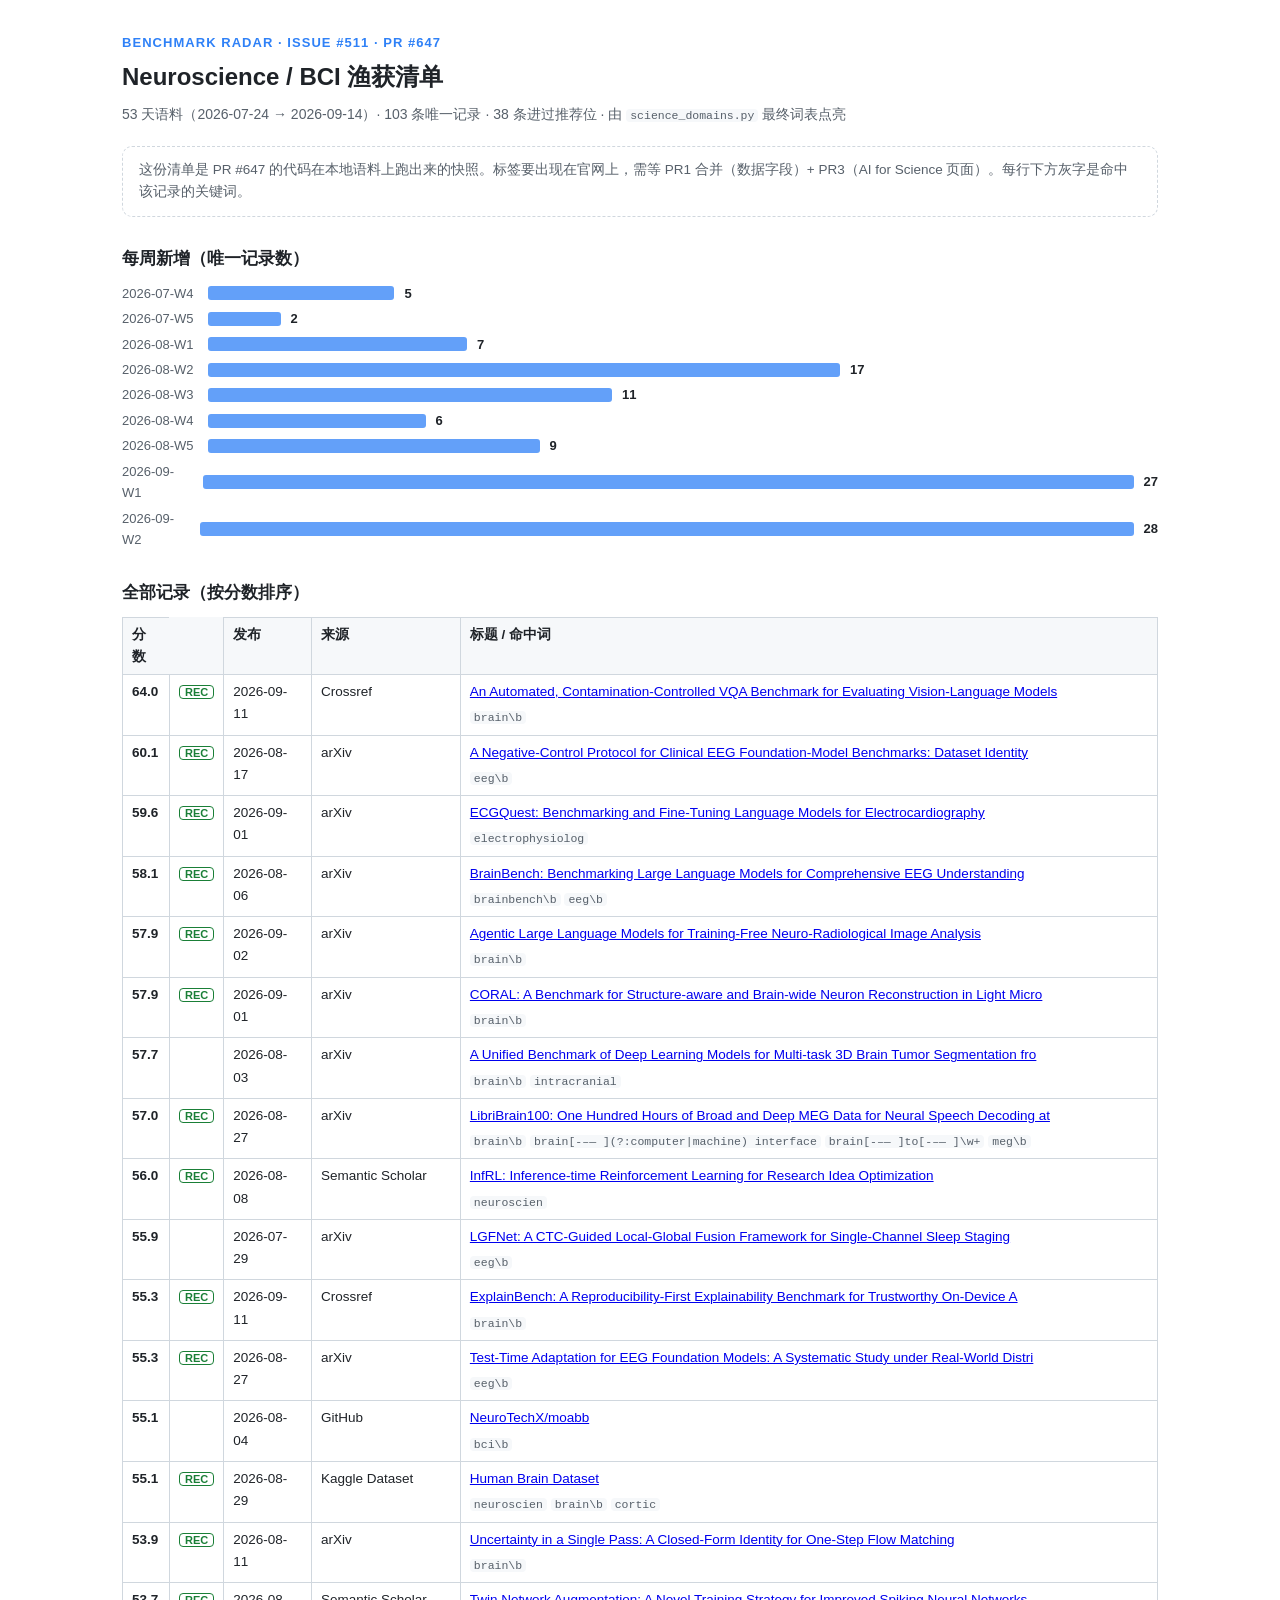
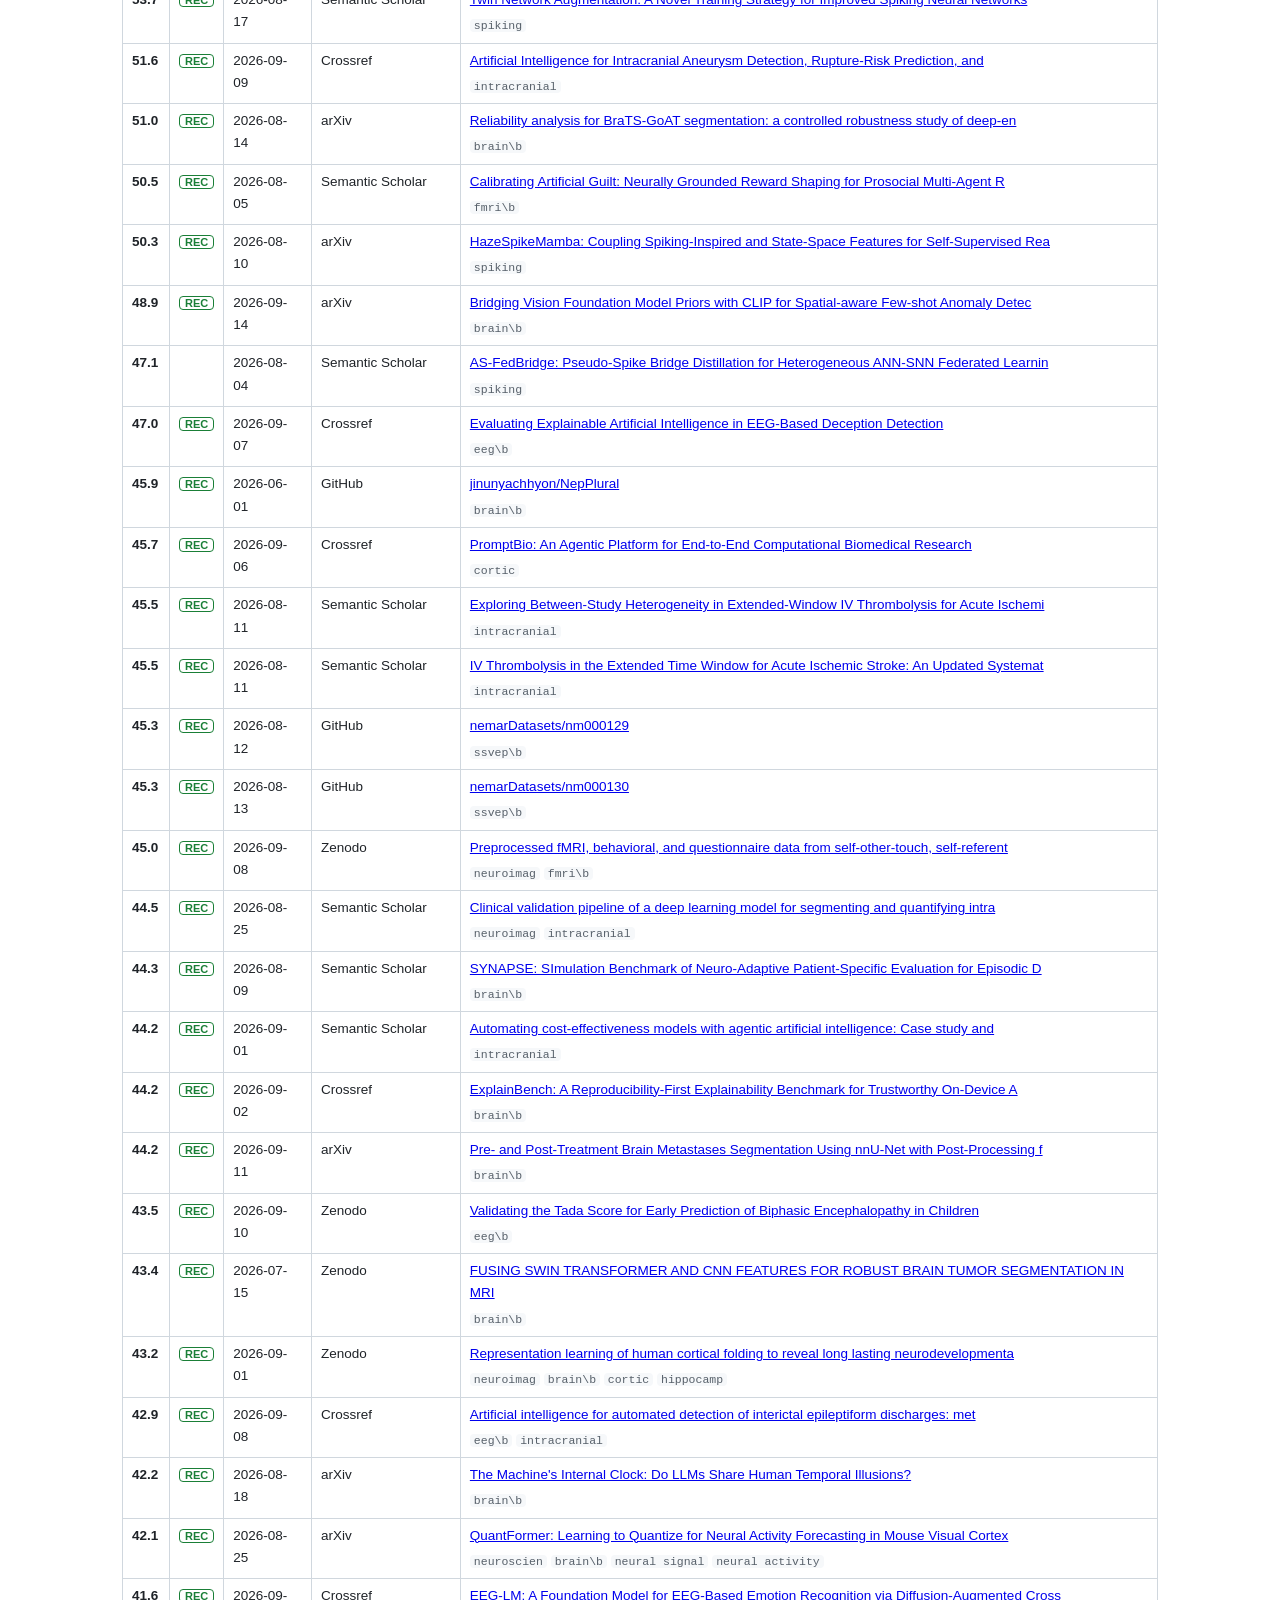
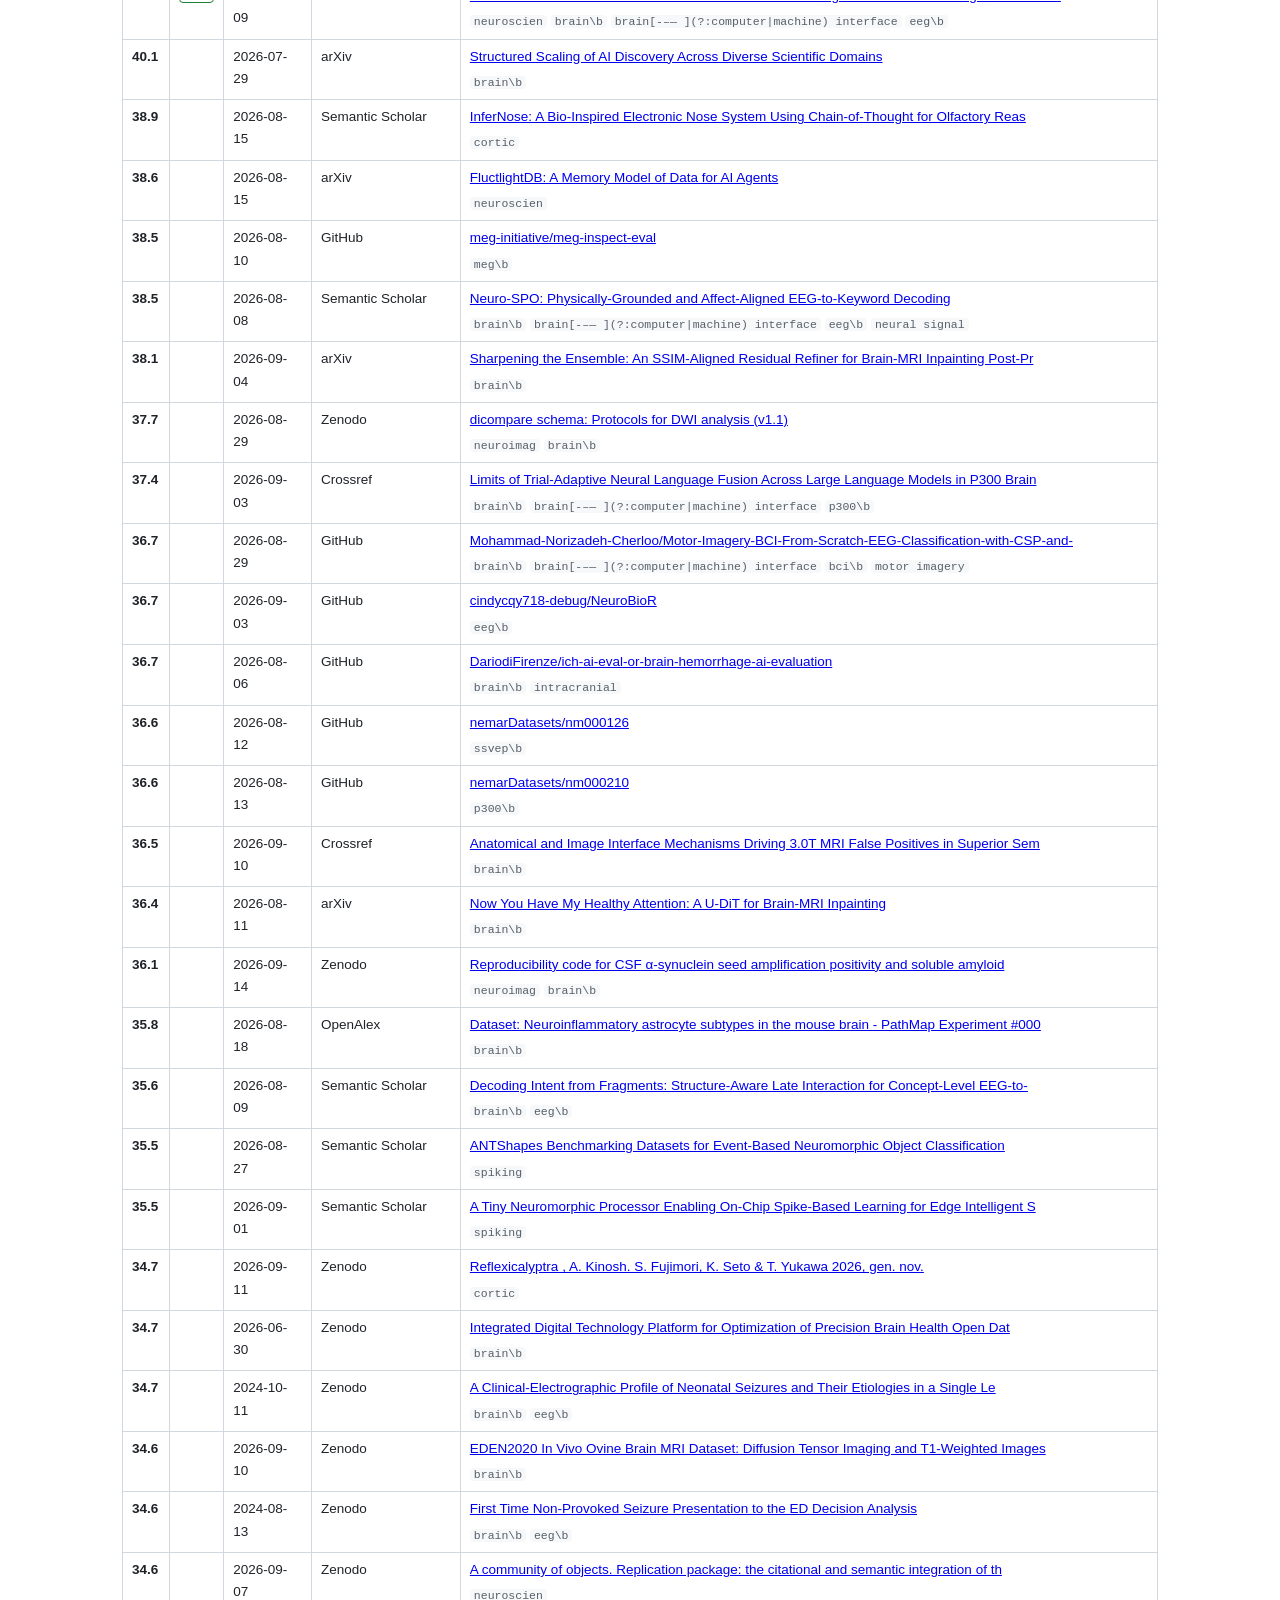
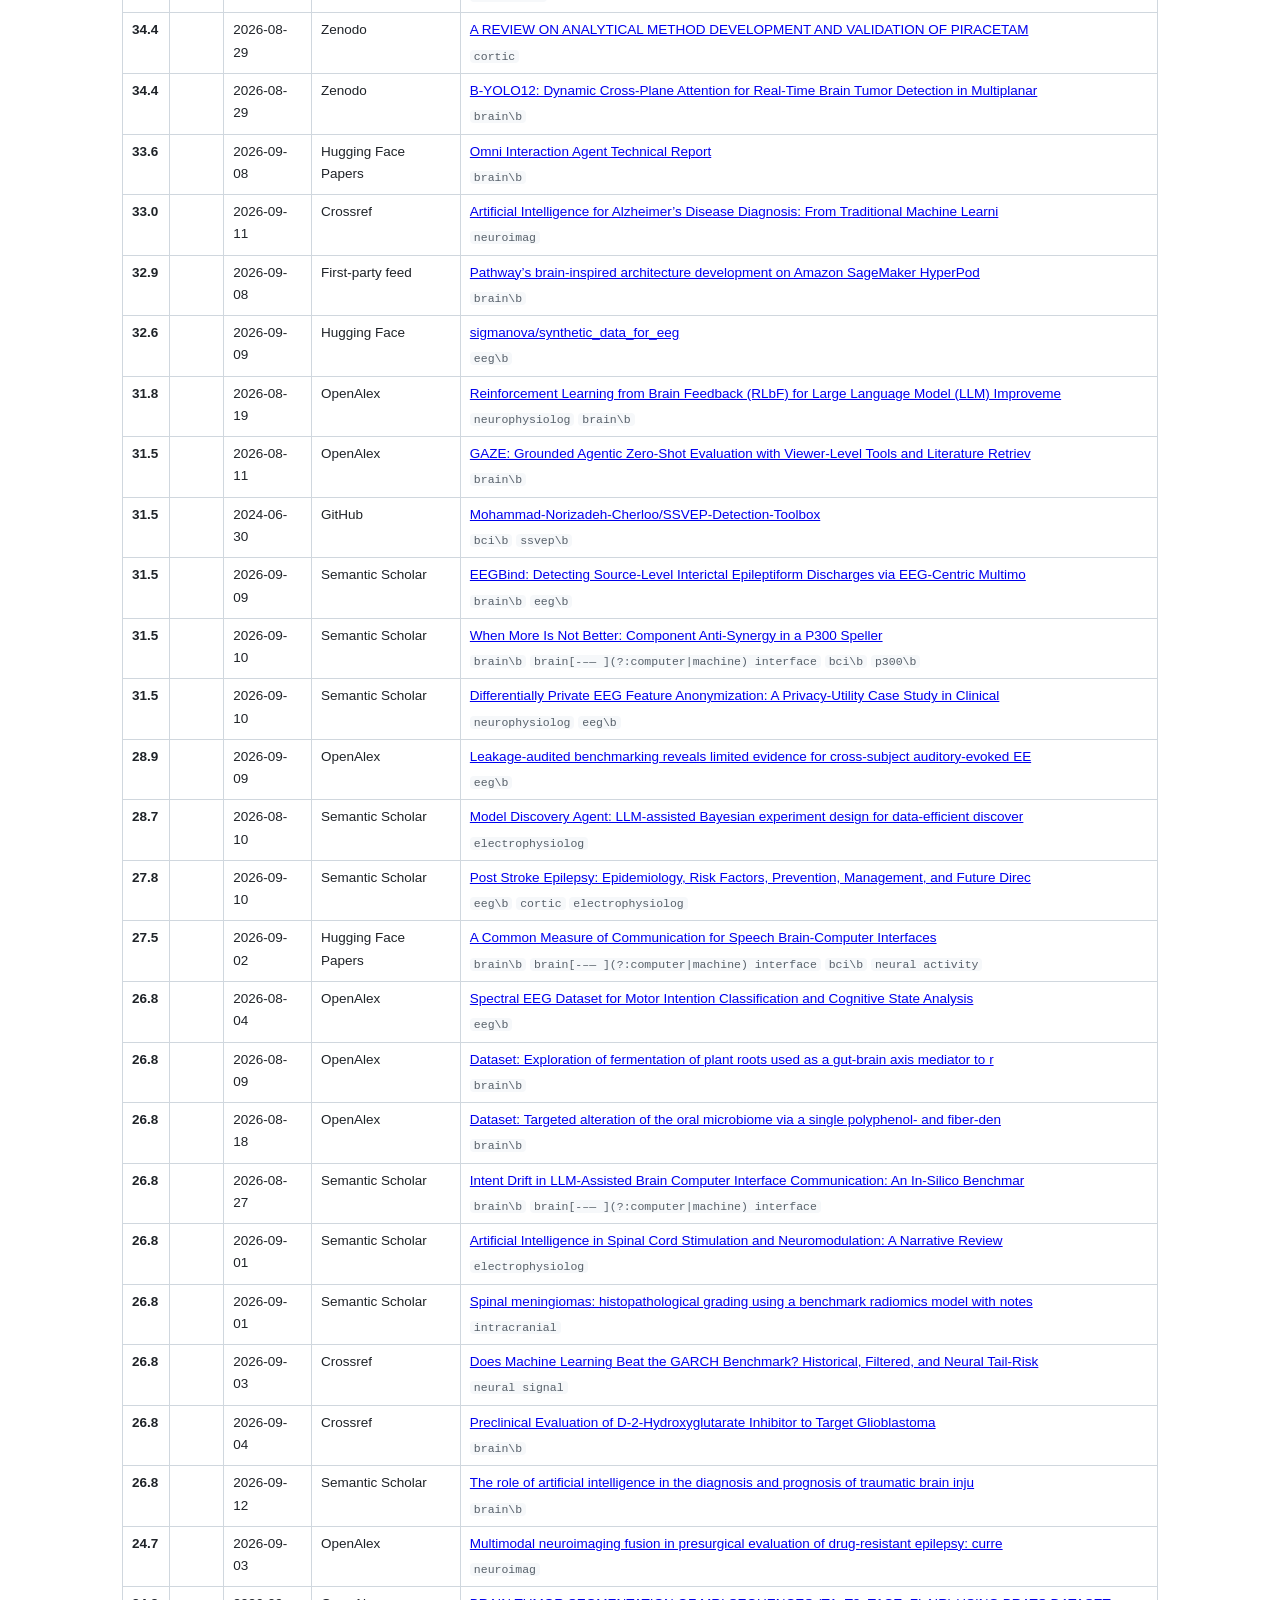
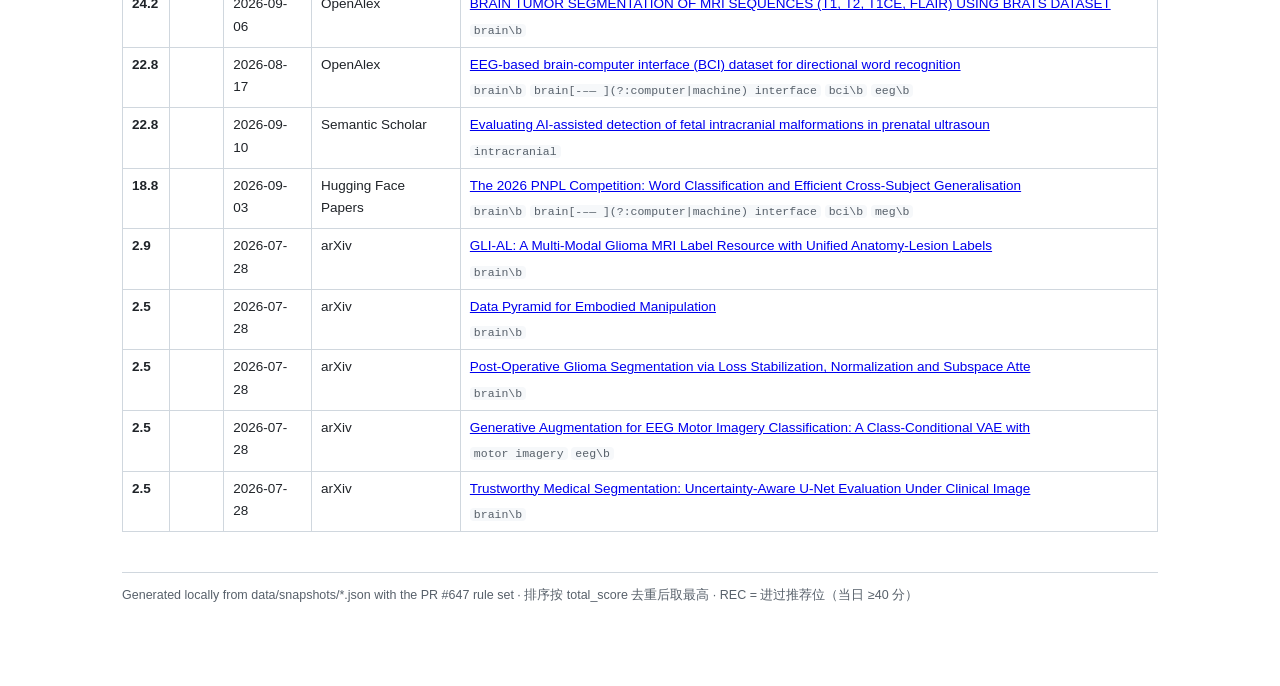
<file: notes/issue-511-neuro-bci/harvest.html>
<!DOCTYPE html>
<html lang="zh-CN">
<head>
<meta charset="UTF-8">
<meta name="viewport" content="width=device-width, initial-scale=1.0">
<title>Neuro/BCI 渔获清单 · 53 天 · issue #511</title>
<style>
:root { --ink:#1f2328; --soft:#57606a; --line:#d0d7de; --bg:#fff; --panel:#f6f8fa; --accent:#2f81f7; --ok:#1a7f37; }
@media (prefers-color-scheme: dark) { :root { --ink:#e6edf3; --soft:#9198a1; --line:#3d444d; --bg:#0d1117; --panel:#161b22; --accent:#4493f8; --ok:#3fb950; } }
* { box-sizing:border-box; }
body { margin:0; background:var(--bg); color:var(--ink); font:15px/1.65 -apple-system,"Segoe UI","Microsoft YaHei",sans-serif; }
.wrap { max-width:1080px; margin:0 auto; padding:32px 22px 80px; }
h1 { font-size:24px; margin:4px 0 6px; }
.kicker { color:var(--accent); font-weight:600; font-size:13px; letter-spacing:.08em; text-transform:uppercase; }
.meta { color:var(--soft); font-size:14px; margin-bottom:20px; }
.note { border:1px dashed var(--line); border-radius:10px; padding:12px 16px; font-size:13.5px; color:var(--soft); margin:14px 0; }
table { border-collapse:collapse; width:100%; font-size:13.5px; }
th,td { border:1px solid var(--line); padding:6px 9px; text-align:left; vertical-align:top; }
th { background:var(--panel); position:sticky; top:0; }
.num { font-variant-numeric:tabular-nums; font-weight:700; }
.rec { color:var(--ok); font-weight:700; font-size:11px; border:1px solid var(--ok); border-radius:4px; padding:0 5px; }
.pats { margin-top:3px; }
code { font-family:Consolas,monospace; font-size:11.5px; background:var(--panel); border-radius:4px; padding:0 4px; color:var(--soft); }
.wk { display:flex; align-items:center; gap:10px; margin:4px 0; font-size:13px; }
.wk span { width:76px; color:var(--soft); }
.wk .bar { height:14px; background:var(--accent); border-radius:3px; opacity:.75; }
h2 { font-size:17px; margin:28px 0 10px; }
footer { margin-top:40px; color:var(--soft); font-size:12.5px; border-top:1px solid var(--line); padding-top:12px; }
</style>
</head>
<body><div class="wrap">
<div class="kicker">Benchmark Radar · issue #511 · PR #647</div>
<h1>Neuroscience / BCI 渔获清单</h1>
<div class="meta">53 天语料（2026-07-24 → 2026-09-14）· 103 条唯一记录 · 38 条进过推荐位 · 由 <code>science_domains.py</code> 最终词表点亮</div>
<div class="note">这份清单是 PR #647 的代码在本地语料上跑出来的快照。标签要出现在官网上，需等 PR1 合并（数据字段）+ PR3（AI for Science 页面）。每行下方灰字是命中该记录的关键词。</div>
<h2>每周新增（唯一记录数）</h2>
<div class="wk"><span>2026-07-W4</span><div class="bar" style="width:18%"></div><b>5</b></div><div class="wk"><span>2026-07-W5</span><div class="bar" style="width:7%"></div><b>2</b></div><div class="wk"><span>2026-08-W1</span><div class="bar" style="width:25%"></div><b>7</b></div><div class="wk"><span>2026-08-W2</span><div class="bar" style="width:61%"></div><b>17</b></div><div class="wk"><span>2026-08-W3</span><div class="bar" style="width:39%"></div><b>11</b></div><div class="wk"><span>2026-08-W4</span><div class="bar" style="width:21%"></div><b>6</b></div><div class="wk"><span>2026-08-W5</span><div class="bar" style="width:32%"></div><b>9</b></div><div class="wk"><span>2026-09-W1</span><div class="bar" style="width:96%"></div><b>27</b></div><div class="wk"><span>2026-09-W2</span><div class="bar" style="width:100%"></div><b>28</b></div>
<h2>全部记录（按分数排序）</h2>
<table>
<tr><th>分数</th><th></th><th>发布</th><th>来源</th><th>标题 / 命中词</th></tr>
<tr><td class="num">64.0</td><td><span class="rec">REC</span></td><td>2026-09-11</td><td>Crossref</td><td><a href="https://doi.org/10.21203/rs.3.rs-10747614/v1" target="_blank">An Automated, Contamination-Controlled VQA Benchmark for Evaluating Vision-Language Models</a><div class="pats"><code>brain\b</code></div></td></tr><tr><td class="num">60.1</td><td><span class="rec">REC</span></td><td>2026-08-17</td><td>arXiv</td><td><a href="https://arxiv.org/abs/2607.24519" target="_blank">A Negative-Control Protocol for Clinical EEG Foundation-Model Benchmarks: Dataset Identity</a><div class="pats"><code>eeg\b</code></div></td></tr><tr><td class="num">59.6</td><td><span class="rec">REC</span></td><td>2026-09-01</td><td>arXiv</td><td><a href="https://arxiv.org/abs/2608.30893" target="_blank">ECGQuest: Benchmarking and Fine-Tuning Language Models for Electrocardiography</a><div class="pats"><code>electrophysiolog</code></div></td></tr><tr><td class="num">58.1</td><td><span class="rec">REC</span></td><td>2026-08-06</td><td>arXiv</td><td><a href="https://arxiv.org/abs/2608.04156" target="_blank">BrainBench: Benchmarking Large Language Models for Comprehensive EEG Understanding</a><div class="pats"><code>brainbench\b</code> <code>eeg\b</code></div></td></tr><tr><td class="num">57.9</td><td><span class="rec">REC</span></td><td>2026-09-02</td><td>arXiv</td><td><a href="https://arxiv.org/abs/2604.16729" target="_blank">Agentic Large Language Models for Training-Free Neuro-Radiological Image Analysis</a><div class="pats"><code>brain\b</code></div></td></tr><tr><td class="num">57.9</td><td><span class="rec">REC</span></td><td>2026-09-01</td><td>arXiv</td><td><a href="https://arxiv.org/abs/2608.30768" target="_blank">CORAL: A Benchmark for Structure-aware and Brain-wide Neuron Reconstruction in Light Micro</a><div class="pats"><code>brain\b</code></div></td></tr><tr><td class="num">57.7</td><td></td><td>2026-08-03</td><td>arXiv</td><td><a href="https://arxiv.org/abs/2607.28858" target="_blank">A Unified Benchmark of Deep Learning Models for Multi-task 3D Brain Tumor Segmentation fro</a><div class="pats"><code>brain\b</code> <code>intracranial</code></div></td></tr><tr><td class="num">57.0</td><td><span class="rec">REC</span></td><td>2026-08-27</td><td>arXiv</td><td><a href="https://arxiv.org/abs/2608.25204" target="_blank">LibriBrain100: One Hundred Hours of Broad and Deep MEG Data for Neural Speech Decoding at </a><div class="pats"><code>brain\b</code> <code>brain[-–— ](?:computer|machine) interface</code> <code>brain[-–— ]to[-–— ]\w+</code> <code>meg\b</code></div></td></tr><tr><td class="num">56.0</td><td><span class="rec">REC</span></td><td>2026-08-08</td><td>Semantic Scholar</td><td><a href="https://www.semanticscholar.org/paper/9c49b5193ed2a8c937264095e4455f7893c40d90" target="_blank">InfRL: Inference-time Reinforcement Learning for Research Idea Optimization</a><div class="pats"><code>neuroscien</code></div></td></tr><tr><td class="num">55.9</td><td></td><td>2026-07-29</td><td>arXiv</td><td><a href="https://arxiv.org/abs/2607.25197" target="_blank">LGFNet: A CTC-Guided Local-Global Fusion Framework for Single-Channel Sleep Staging</a><div class="pats"><code>eeg\b</code></div></td></tr><tr><td class="num">55.3</td><td><span class="rec">REC</span></td><td>2026-09-11</td><td>Crossref</td><td><a href="https://doi.org/10.20944/preprints202609.0201.v2" target="_blank">ExplainBench: A Reproducibility-First Explainability Benchmark for Trustworthy On-Device A</a><div class="pats"><code>brain\b</code></div></td></tr><tr><td class="num">55.3</td><td><span class="rec">REC</span></td><td>2026-08-27</td><td>arXiv</td><td><a href="https://arxiv.org/abs/2604.16926" target="_blank">Test-Time Adaptation for EEG Foundation Models: A Systematic Study under Real-World Distri</a><div class="pats"><code>eeg\b</code></div></td></tr><tr><td class="num">55.1</td><td></td><td>2026-08-04</td><td>GitHub</td><td><a href="https://github.com/NeuroTechX/moabb" target="_blank">NeuroTechX/moabb</a><div class="pats"><code>bci\b</code></div></td></tr><tr><td class="num">55.1</td><td><span class="rec">REC</span></td><td>2026-08-29</td><td>Kaggle Dataset</td><td><a href="https://www.kaggle.com/datasets/namandixit07/multi-system-chaotic-dynamics-dataset" target="_blank">Human Brain Dataset</a><div class="pats"><code>neuroscien</code> <code>brain\b</code> <code>cortic</code></div></td></tr><tr><td class="num">53.9</td><td><span class="rec">REC</span></td><td>2026-08-11</td><td>arXiv</td><td><a href="https://arxiv.org/abs/2605.00941" target="_blank">Uncertainty in a Single Pass: A Closed-Form Identity for One-Step Flow Matching</a><div class="pats"><code>brain\b</code></div></td></tr><tr><td class="num">53.7</td><td><span class="rec">REC</span></td><td>2026-08-17</td><td>Semantic Scholar</td><td><a href="https://www.semanticscholar.org/paper/6704e4c576b172f2bd12564a87bc2355fa1bc8d7" target="_blank">Twin Network Augmentation: A Novel Training Strategy for Improved Spiking Neural Networks </a><div class="pats"><code>spiking</code></div></td></tr><tr><td class="num">51.6</td><td><span class="rec">REC</span></td><td>2026-09-09</td><td>Crossref</td><td><a href="https://doi.org/10.3390/diagnostics16182901" target="_blank">Artificial Intelligence for Intracranial Aneurysm Detection, Rupture-Risk Prediction, and </a><div class="pats"><code>intracranial</code></div></td></tr><tr><td class="num">51.0</td><td><span class="rec">REC</span></td><td>2026-08-14</td><td>arXiv</td><td><a href="https://arxiv.org/abs/2608.13223" target="_blank">Reliability analysis for BraTS-GoAT segmentation: a controlled robustness study of deep-en</a><div class="pats"><code>brain\b</code></div></td></tr><tr><td class="num">50.5</td><td><span class="rec">REC</span></td><td>2026-08-05</td><td>Semantic Scholar</td><td><a href="https://www.semanticscholar.org/paper/948cf399302851a589f41c886f204210da211db1" target="_blank">Calibrating Artificial Guilt: Neurally Grounded Reward Shaping for Prosocial Multi-Agent R</a><div class="pats"><code>fmri\b</code></div></td></tr><tr><td class="num">50.3</td><td><span class="rec">REC</span></td><td>2026-08-10</td><td>arXiv</td><td><a href="https://arxiv.org/abs/2608.06886" target="_blank">HazeSpikeMamba: Coupling Spiking-Inspired and State-Space Features for Self-Supervised Rea</a><div class="pats"><code>spiking</code></div></td></tr><tr><td class="num">48.9</td><td><span class="rec">REC</span></td><td>2026-09-14</td><td>arXiv</td><td><a href="https://arxiv.org/abs/2609.12454" target="_blank">Bridging Vision Foundation Model Priors with CLIP for Spatial-aware Few-shot Anomaly Detec</a><div class="pats"><code>brain\b</code></div></td></tr><tr><td class="num">47.1</td><td></td><td>2026-08-04</td><td>Semantic Scholar</td><td><a href="https://www.semanticscholar.org/paper/26b7e6dd7ba5792cb2b8e172c4bee275773176e3" target="_blank">AS-FedBridge: Pseudo-Spike Bridge Distillation for Heterogeneous ANN-SNN Federated Learnin</a><div class="pats"><code>spiking</code></div></td></tr><tr><td class="num">47.0</td><td><span class="rec">REC</span></td><td>2026-09-07</td><td>Crossref</td><td><a href="https://doi.org/10.3390/electronics15174041" target="_blank">Evaluating Explainable Artificial Intelligence in EEG-Based Deception Detection</a><div class="pats"><code>eeg\b</code></div></td></tr><tr><td class="num">45.9</td><td><span class="rec">REC</span></td><td>2026-06-01</td><td>GitHub</td><td><a href="https://github.com/jinunyachhyon/NepPlural" target="_blank">jinunyachhyon/NepPlural</a><div class="pats"><code>brain\b</code></div></td></tr><tr><td class="num">45.7</td><td><span class="rec">REC</span></td><td>2026-09-06</td><td>Crossref</td><td><a href="https://doi.org/10.64898/2026.09.02.748774" target="_blank">PromptBio: An Agentic Platform for End-to-End Computational Biomedical Research</a><div class="pats"><code>cortic</code></div></td></tr><tr><td class="num">45.5</td><td><span class="rec">REC</span></td><td>2026-08-11</td><td>Semantic Scholar</td><td><a href="https://www.semanticscholar.org/paper/26ba53e05aa931540efdb99999ec9e61c5f05210" target="_blank">Exploring Between-Study Heterogeneity in Extended-Window IV Thrombolysis for Acute Ischemi</a><div class="pats"><code>intracranial</code></div></td></tr><tr><td class="num">45.5</td><td><span class="rec">REC</span></td><td>2026-08-11</td><td>Semantic Scholar</td><td><a href="https://www.semanticscholar.org/paper/db98830e58fc20fad3bf8f31db54fdaf8902af31" target="_blank">IV Thrombolysis in the Extended Time Window for Acute Ischemic Stroke: An Updated Systemat</a><div class="pats"><code>intracranial</code></div></td></tr><tr><td class="num">45.3</td><td><span class="rec">REC</span></td><td>2026-08-12</td><td>GitHub</td><td><a href="https://github.com/nemarDatasets/nm000129" target="_blank">nemarDatasets/nm000129</a><div class="pats"><code>ssvep\b</code></div></td></tr><tr><td class="num">45.3</td><td><span class="rec">REC</span></td><td>2026-08-13</td><td>GitHub</td><td><a href="https://github.com/nemarDatasets/nm000130" target="_blank">nemarDatasets/nm000130</a><div class="pats"><code>ssvep\b</code></div></td></tr><tr><td class="num">45.0</td><td><span class="rec">REC</span></td><td>2026-09-08</td><td>Zenodo</td><td><a href="https://zenodo.org/records/22661422" target="_blank">Preprocessed fMRI, behavioral, and questionnaire data from self-other-touch, self-referent</a><div class="pats"><code>neuroimag</code> <code>fmri\b</code></div></td></tr><tr><td class="num">44.5</td><td><span class="rec">REC</span></td><td>2026-08-25</td><td>Semantic Scholar</td><td><a href="https://www.semanticscholar.org/paper/11434ea7bdccb43b109258fe81a0c386e7061b24" target="_blank">Clinical validation pipeline of a deep learning model for segmenting and quantifying intra</a><div class="pats"><code>neuroimag</code> <code>intracranial</code></div></td></tr><tr><td class="num">44.3</td><td><span class="rec">REC</span></td><td>2026-08-09</td><td>Semantic Scholar</td><td><a href="https://www.semanticscholar.org/paper/9c17ff7d1941cc2715a480b2d20d6cc17ca87a53" target="_blank">SYNAPSE: SImulation Benchmark of Neuro-Adaptive Patient-Specific Evaluation for Episodic D</a><div class="pats"><code>brain\b</code></div></td></tr><tr><td class="num">44.2</td><td><span class="rec">REC</span></td><td>2026-09-01</td><td>Semantic Scholar</td><td><a href="https://www.semanticscholar.org/paper/fd2ae8f5a1c94542c025a3a1c24bd48fbfd01e60" target="_blank">Automating cost-effectiveness models with agentic artificial intelligence: Case study and </a><div class="pats"><code>intracranial</code></div></td></tr><tr><td class="num">44.2</td><td><span class="rec">REC</span></td><td>2026-09-02</td><td>Crossref</td><td><a href="https://doi.org/10.20944/preprints202609.0201.v1" target="_blank">ExplainBench: A Reproducibility-First Explainability Benchmark for Trustworthy On-Device A</a><div class="pats"><code>brain\b</code></div></td></tr><tr><td class="num">44.2</td><td><span class="rec">REC</span></td><td>2026-09-11</td><td>arXiv</td><td><a href="https://arxiv.org/abs/2609.11477" target="_blank">Pre- and Post-Treatment Brain Metastases Segmentation Using nnU-Net with Post-Processing f</a><div class="pats"><code>brain\b</code></div></td></tr><tr><td class="num">43.5</td><td><span class="rec">REC</span></td><td>2026-09-10</td><td>Zenodo</td><td><a href="https://zenodo.org/records/22686113" target="_blank">Validating the Tada Score for Early Prediction of Biphasic Encephalopathy in Children</a><div class="pats"><code>eeg\b</code></div></td></tr><tr><td class="num">43.4</td><td><span class="rec">REC</span></td><td>2026-07-15</td><td>Zenodo</td><td><a href="https://zenodo.org/records/22275143" target="_blank">FUSING SWIN TRANSFORMER AND CNN FEATURES FOR ROBUST BRAIN TUMOR SEGMENTATION IN MRI</a><div class="pats"><code>brain\b</code></div></td></tr><tr><td class="num">43.2</td><td><span class="rec">REC</span></td><td>2026-09-01</td><td>Zenodo</td><td><a href="https://zenodo.org/records/22229007" target="_blank">Representation learning of human cortical folding to reveal long lasting neurodevelopmenta</a><div class="pats"><code>neuroimag</code> <code>brain\b</code> <code>cortic</code> <code>hippocamp</code></div></td></tr><tr><td class="num">42.9</td><td><span class="rec">REC</span></td><td>2026-09-08</td><td>Crossref</td><td><a href="https://doi.org/10.3389/fcell.2026.1941616" target="_blank">Artificial intelligence for automated detection of interictal epileptiform discharges: met</a><div class="pats"><code>eeg\b</code> <code>intracranial</code></div></td></tr><tr><td class="num">42.2</td><td><span class="rec">REC</span></td><td>2026-08-18</td><td>arXiv</td><td><a href="https://arxiv.org/abs/2608.15394" target="_blank">The Machine&#x27;s Internal Clock: Do LLMs Share Human Temporal Illusions?</a><div class="pats"><code>brain\b</code></div></td></tr><tr><td class="num">42.1</td><td><span class="rec">REC</span></td><td>2026-08-25</td><td>arXiv</td><td><a href="https://arxiv.org/abs/2412.07264" target="_blank">QuantFormer: Learning to Quantize for Neural Activity Forecasting in Mouse Visual Cortex</a><div class="pats"><code>neuroscien</code> <code>brain\b</code> <code>neural signal</code> <code>neural activity</code></div></td></tr><tr><td class="num">41.6</td><td><span class="rec">REC</span></td><td>2026-09-09</td><td>Crossref</td><td><a href="https://doi.org/10.21203/rs.3.rs-10615076/v1" target="_blank">EEG-LM: A Foundation Model for EEG-Based Emotion Recognition via Diffusion-Augmented Cross</a><div class="pats"><code>neuroscien</code> <code>brain\b</code> <code>brain[-–— ](?:computer|machine) interface</code> <code>eeg\b</code></div></td></tr><tr><td class="num">40.1</td><td></td><td>2026-07-29</td><td>arXiv</td><td><a href="https://arxiv.org/abs/2604.19341" target="_blank">Structured Scaling of AI Discovery Across Diverse Scientific Domains</a><div class="pats"><code>brain\b</code></div></td></tr><tr><td class="num">38.9</td><td></td><td>2026-08-15</td><td>Semantic Scholar</td><td><a href="https://www.semanticscholar.org/paper/6b4edacd0352440de66bac519540e7d92cdaf9ca" target="_blank">InferNose: A Bio-Inspired Electronic Nose System Using Chain-of-Thought for Olfactory Reas</a><div class="pats"><code>cortic</code></div></td></tr><tr><td class="num">38.6</td><td></td><td>2026-08-15</td><td>arXiv</td><td><a href="https://arxiv.org/abs/2608.12365" target="_blank">FluctlightDB: A Memory Model of Data for AI Agents</a><div class="pats"><code>neuroscien</code></div></td></tr><tr><td class="num">38.5</td><td></td><td>2026-08-10</td><td>GitHub</td><td><a href="https://github.com/meg-initiative/meg-inspect-eval" target="_blank">meg-initiative/meg-inspect-eval</a><div class="pats"><code>meg\b</code></div></td></tr><tr><td class="num">38.5</td><td></td><td>2026-08-08</td><td>Semantic Scholar</td><td><a href="https://www.semanticscholar.org/paper/039b7e6fa7d70288634ab2b207c74a19a2442e9a" target="_blank">Neuro-SPO: Physically-Grounded and Affect-Aligned EEG-to-Keyword Decoding</a><div class="pats"><code>brain\b</code> <code>brain[-–— ](?:computer|machine) interface</code> <code>eeg\b</code> <code>neural signal</code></div></td></tr><tr><td class="num">38.1</td><td></td><td>2026-09-04</td><td>arXiv</td><td><a href="https://arxiv.org/abs/2609.03981" target="_blank">Sharpening the Ensemble: An SSIM-Aligned Residual Refiner for Brain-MRI Inpainting Post-Pr</a><div class="pats"><code>brain\b</code></div></td></tr><tr><td class="num">37.7</td><td></td><td>2026-08-29</td><td>Zenodo</td><td><a href="https://zenodo.org/records/22160688" target="_blank">dicompare schema: Protocols for DWI analysis (v1.1)</a><div class="pats"><code>neuroimag</code> <code>brain\b</code></div></td></tr><tr><td class="num">37.4</td><td></td><td>2026-09-03</td><td>Crossref</td><td><a href="https://doi.org/10.64898/2026.08.30.26361777" target="_blank">Limits of Trial-Adaptive Neural Language Fusion Across Large Language Models in P300 Brain</a><div class="pats"><code>brain\b</code> <code>brain[-–— ](?:computer|machine) interface</code> <code>p300\b</code></div></td></tr><tr><td class="num">36.7</td><td></td><td>2026-08-29</td><td>GitHub</td><td><a href="https://github.com/Mohammad-Norizadeh-Cherloo/Motor-Imagery-BCI-From-Scratch-EEG-Classification-with-CSP-and-CSSP" target="_blank">Mohammad-Norizadeh-Cherloo/Motor-Imagery-BCI-From-Scratch-EEG-Classification-with-CSP-and-</a><div class="pats"><code>brain\b</code> <code>brain[-–— ](?:computer|machine) interface</code> <code>bci\b</code> <code>motor imagery</code></div></td></tr><tr><td class="num">36.7</td><td></td><td>2026-09-03</td><td>GitHub</td><td><a href="https://github.com/cindycqy718-debug/NeuroBioR" target="_blank">cindycqy718-debug/NeuroBioR</a><div class="pats"><code>eeg\b</code></div></td></tr><tr><td class="num">36.7</td><td></td><td>2026-08-06</td><td>GitHub</td><td><a href="https://github.com/DariodiFirenze/ich-ai-eval-or-brain-hemorrhage-ai-evaluation" target="_blank">DariodiFirenze/ich-ai-eval-or-brain-hemorrhage-ai-evaluation</a><div class="pats"><code>brain\b</code> <code>intracranial</code></div></td></tr><tr><td class="num">36.6</td><td></td><td>2026-08-12</td><td>GitHub</td><td><a href="https://github.com/nemarDatasets/nm000126" target="_blank">nemarDatasets/nm000126</a><div class="pats"><code>ssvep\b</code></div></td></tr><tr><td class="num">36.6</td><td></td><td>2026-08-13</td><td>GitHub</td><td><a href="https://github.com/nemarDatasets/nm000210" target="_blank">nemarDatasets/nm000210</a><div class="pats"><code>p300\b</code></div></td></tr><tr><td class="num">36.5</td><td></td><td>2026-09-10</td><td>Crossref</td><td><a href="https://doi.org/10.21203/rs.3.rs-10831472/v1" target="_blank">Anatomical and Image Interface Mechanisms Driving 3.0T MRI False Positives in Superior Sem</a><div class="pats"><code>brain\b</code></div></td></tr><tr><td class="num">36.4</td><td></td><td>2026-08-11</td><td>arXiv</td><td><a href="https://arxiv.org/abs/2607.27974" target="_blank">Now You Have My Healthy Attention: A U-DiT for Brain-MRI Inpainting</a><div class="pats"><code>brain\b</code></div></td></tr><tr><td class="num">36.1</td><td></td><td>2026-09-14</td><td>Zenodo</td><td><a href="https://zenodo.org/records/22744498" target="_blank">Reproducibility code for CSF α-synuclein seed amplification positivity and soluble amyloid</a><div class="pats"><code>neuroimag</code> <code>brain\b</code></div></td></tr><tr><td class="num">35.8</td><td></td><td>2026-08-18</td><td>OpenAlex</td><td><a href="https://doi.org/10.5281/zenodo.21986939" target="_blank">Dataset: Neuroinflammatory astrocyte subtypes in the mouse brain - PathMap Experiment #000</a><div class="pats"><code>brain\b</code></div></td></tr><tr><td class="num">35.6</td><td></td><td>2026-08-09</td><td>Semantic Scholar</td><td><a href="https://www.semanticscholar.org/paper/5d6af77d0b9f97da32cb6af50b01692a3fa222a9" target="_blank">Decoding Intent from Fragments: Structure-Aware Late Interaction for Concept-Level EEG-to-</a><div class="pats"><code>brain\b</code> <code>eeg\b</code></div></td></tr><tr><td class="num">35.5</td><td></td><td>2026-08-27</td><td>Semantic Scholar</td><td><a href="https://www.semanticscholar.org/paper/6fde55536a4939ac3ddcb29f3d089af7122771db" target="_blank">ANTShapes Benchmarking Datasets for Event-Based Neuromorphic Object Classification</a><div class="pats"><code>spiking</code></div></td></tr><tr><td class="num">35.5</td><td></td><td>2026-09-01</td><td>Semantic Scholar</td><td><a href="https://www.semanticscholar.org/paper/22bbecad9599c94e8ba03425718ddc2f47de9ce8" target="_blank">A Tiny Neuromorphic Processor Enabling On-Chip Spike-Based Learning for Edge Intelligent S</a><div class="pats"><code>spiking</code></div></td></tr><tr><td class="num">34.7</td><td></td><td>2026-09-11</td><td>Zenodo</td><td><a href="https://zenodo.org/records/22714975" target="_blank">Reflexicalyptra , A. Kinosh. S. Fujimori, K. Seto &amp; T. Yukawa 2026, gen. nov.</a><div class="pats"><code>cortic</code></div></td></tr><tr><td class="num">34.7</td><td></td><td>2026-06-30</td><td>Zenodo</td><td><a href="https://zenodo.org/records/22309278" target="_blank">Integrated Digital Technology Platform for Optimization of Precision Brain Health Open Dat</a><div class="pats"><code>brain\b</code></div></td></tr><tr><td class="num">34.7</td><td></td><td>2024-10-11</td><td>Zenodo</td><td><a href="https://zenodo.org/records/22334749" target="_blank">A Clinical-Electrographic Profile of Neonatal Seizures and Their Etiologies in a Single Le</a><div class="pats"><code>brain\b</code> <code>eeg\b</code></div></td></tr><tr><td class="num">34.6</td><td></td><td>2026-09-10</td><td>Zenodo</td><td><a href="https://zenodo.org/records/22696052" target="_blank">EDEN2020 In Vivo Ovine Brain MRI Dataset: Diffusion Tensor Imaging and T1-Weighted Images </a><div class="pats"><code>brain\b</code></div></td></tr><tr><td class="num">34.6</td><td></td><td>2024-08-13</td><td>Zenodo</td><td><a href="https://zenodo.org/records/22333823" target="_blank">First Time Non-Provoked Seizure Presentation to the ED Decision Analysis</a><div class="pats"><code>brain\b</code> <code>eeg\b</code></div></td></tr><tr><td class="num">34.6</td><td></td><td>2026-09-07</td><td>Zenodo</td><td><a href="https://zenodo.org/records/22649182" target="_blank">A community of objects. Replication package: the citational and semantic integration of th</a><div class="pats"><code>neuroscien</code></div></td></tr><tr><td class="num">34.4</td><td></td><td>2026-08-29</td><td>Zenodo</td><td><a href="https://zenodo.org/records/22159578" target="_blank">A REVIEW ON ANALYTICAL METHOD DEVELOPMENT AND VALIDATION OF PIRACETAM</a><div class="pats"><code>cortic</code></div></td></tr><tr><td class="num">34.4</td><td></td><td>2026-08-29</td><td>Zenodo</td><td><a href="https://zenodo.org/records/22156482" target="_blank">B-YOLO12: Dynamic Cross-Plane Attention for Real-Time Brain Tumor Detection in Multiplanar</a><div class="pats"><code>brain\b</code></div></td></tr><tr><td class="num">33.6</td><td></td><td>2026-09-08</td><td>Hugging Face Papers</td><td><a href="https://huggingface.co/papers/2609.08977" target="_blank">Omni Interaction Agent Technical Report</a><div class="pats"><code>brain\b</code></div></td></tr><tr><td class="num">33.0</td><td></td><td>2026-09-11</td><td>Crossref</td><td><a href="https://doi.org/10.3390/bios16090514" target="_blank">Artificial Intelligence for Alzheimer’s Disease Diagnosis: From Traditional Machine Learni</a><div class="pats"><code>neuroimag</code></div></td></tr><tr><td class="num">32.9</td><td></td><td>2026-09-08</td><td>First-party feed</td><td><a href="https://aws.amazon.com/blogs/machine-learning/pathways-brain-inspired-architecture-development-on-amazon-sagemaker-hyperpod/" target="_blank">Pathway’s brain-inspired architecture development on Amazon SageMaker HyperPod</a><div class="pats"><code>brain\b</code></div></td></tr><tr><td class="num">32.6</td><td></td><td>2026-09-09</td><td>Hugging Face</td><td><a href="https://huggingface.co/datasets/sigmanova/synthetic_data_for_eeg" target="_blank">sigmanova/synthetic_data_for_eeg</a><div class="pats"><code>eeg\b</code></div></td></tr><tr><td class="num">31.8</td><td></td><td>2026-08-19</td><td>OpenAlex</td><td><a href="https://doi.org/10.20944/preprints202608.1274.v1" target="_blank">Reinforcement Learning from Brain Feedback (RLbF) for Large Language Model (LLM) Improveme</a><div class="pats"><code>neurophysiolog</code> <code>brain\b</code></div></td></tr><tr><td class="num">31.5</td><td></td><td>2026-08-11</td><td>OpenAlex</td><td><a href="https://doi.org/10.1007/978-3-032-35393-1_4" target="_blank">GAZE: Grounded Agentic Zero-Shot Evaluation with Viewer-Level Tools and Literature Retriev</a><div class="pats"><code>brain\b</code></div></td></tr><tr><td class="num">31.5</td><td></td><td>2024-06-30</td><td>GitHub</td><td><a href="https://github.com/Mohammad-Norizadeh-Cherloo/SSVEP-Detection-Toolbox" target="_blank">Mohammad-Norizadeh-Cherloo/SSVEP-Detection-Toolbox</a><div class="pats"><code>bci\b</code> <code>ssvep\b</code></div></td></tr><tr><td class="num">31.5</td><td></td><td>2026-09-09</td><td>Semantic Scholar</td><td><a href="https://www.semanticscholar.org/paper/c4742ebdfca35f82d6c22f624702f1d0ff045911" target="_blank">EEGBind: Detecting Source-Level Interictal Epileptiform Discharges via EEG-Centric Multimo</a><div class="pats"><code>brain\b</code> <code>eeg\b</code></div></td></tr><tr><td class="num">31.5</td><td></td><td>2026-09-10</td><td>Semantic Scholar</td><td><a href="https://www.semanticscholar.org/paper/2742e1e987a98563b2ea9ee64d54a7ef597881e3" target="_blank">When More Is Not Better: Component Anti-Synergy in a P300 Speller</a><div class="pats"><code>brain\b</code> <code>brain[-–— ](?:computer|machine) interface</code> <code>bci\b</code> <code>p300\b</code></div></td></tr><tr><td class="num">31.5</td><td></td><td>2026-09-10</td><td>Semantic Scholar</td><td><a href="https://www.semanticscholar.org/paper/83dcee5dae8cc1f8b5b27569576276be0fec6e13" target="_blank">Differentially Private EEG Feature Anonymization: A Privacy-Utility Case Study in Clinical</a><div class="pats"><code>neurophysiolog</code> <code>eeg\b</code></div></td></tr><tr><td class="num">28.9</td><td></td><td>2026-09-09</td><td>OpenAlex</td><td><a href="https://doi.org/10.1088/1741-2552/aea4f7" target="_blank">Leakage-audited benchmarking reveals limited evidence for cross-subject auditory-evoked EE</a><div class="pats"><code>eeg\b</code></div></td></tr><tr><td class="num">28.7</td><td></td><td>2026-08-10</td><td>Semantic Scholar</td><td><a href="https://www.semanticscholar.org/paper/32431c74b8a08544b2532b10e4abf7da055ceaf2" target="_blank">Model Discovery Agent: LLM-assisted Bayesian experiment design for data-efficient discover</a><div class="pats"><code>electrophysiolog</code></div></td></tr><tr><td class="num">27.8</td><td></td><td>2026-09-10</td><td>Semantic Scholar</td><td><a href="https://www.semanticscholar.org/paper/0f5ba2e85e0c7df83b8b2bd95715bf6dfb268d8c" target="_blank">Post Stroke Epilepsy: Epidemiology, Risk Factors, Prevention, Management, and Future Direc</a><div class="pats"><code>eeg\b</code> <code>cortic</code> <code>electrophysiolog</code></div></td></tr><tr><td class="num">27.5</td><td></td><td>2026-09-02</td><td>Hugging Face Papers</td><td><a href="https://huggingface.co/papers/2609.02887" target="_blank">A Common Measure of Communication for Speech Brain-Computer Interfaces</a><div class="pats"><code>brain\b</code> <code>brain[-–— ](?:computer|machine) interface</code> <code>bci\b</code> <code>neural activity</code></div></td></tr><tr><td class="num">26.8</td><td></td><td>2026-08-04</td><td>OpenAlex</td><td><a href="https://doi.org/10.17632/gn8d4d4sv6.2" target="_blank">Spectral EEG Dataset for Motor Intention Classification and Cognitive State Analysis</a><div class="pats"><code>eeg\b</code></div></td></tr><tr><td class="num">26.8</td><td></td><td>2026-08-09</td><td>OpenAlex</td><td><a href="https://doi.org/10.5281/zenodo.21861359" target="_blank">Dataset: Exploration of fermentation of plant roots used as a gut-brain axis mediator to r</a><div class="pats"><code>brain\b</code></div></td></tr><tr><td class="num">26.8</td><td></td><td>2026-08-18</td><td>OpenAlex</td><td><a href="https://doi.org/10.5281/zenodo.21996430" target="_blank">Dataset: Targeted alteration of the oral microbiome via a single polyphenol- and fiber-den</a><div class="pats"><code>brain\b</code></div></td></tr><tr><td class="num">26.8</td><td></td><td>2026-08-27</td><td>Semantic Scholar</td><td><a href="https://www.semanticscholar.org/paper/5e55f22ff112e3b6ed07e17497136a79cd560fa4" target="_blank">Intent Drift in LLM-Assisted Brain Computer Interface Communication: An In-Silico Benchmar</a><div class="pats"><code>brain\b</code> <code>brain[-–— ](?:computer|machine) interface</code></div></td></tr><tr><td class="num">26.8</td><td></td><td>2026-09-01</td><td>Semantic Scholar</td><td><a href="https://www.semanticscholar.org/paper/430862c6587c623f0916adbc88a323bc11ebf8db" target="_blank">Artificial Intelligence in Spinal Cord Stimulation and Neuromodulation: A Narrative Review</a><div class="pats"><code>electrophysiolog</code></div></td></tr><tr><td class="num">26.8</td><td></td><td>2026-09-01</td><td>Semantic Scholar</td><td><a href="https://www.semanticscholar.org/paper/0233abdc4851f11f6235ce16a15d16b0242af799" target="_blank">Spinal meningiomas: histopathological grading using a benchmark radiomics model with notes</a><div class="pats"><code>intracranial</code></div></td></tr><tr><td class="num">26.8</td><td></td><td>2026-09-03</td><td>Crossref</td><td><a href="https://doi.org/10.3390/economies14090379" target="_blank">Does Machine Learning Beat the GARCH Benchmark? Historical, Filtered, and Neural Tail-Risk</a><div class="pats"><code>neural signal</code></div></td></tr><tr><td class="num">26.8</td><td></td><td>2026-09-04</td><td>Crossref</td><td><a href="https://doi.org/10.21203/rs.3.rs-10617863/v1" target="_blank">Preclinical Evaluation of D-2-Hydroxyglutarate Inhibitor to Target Glioblastoma</a><div class="pats"><code>brain\b</code></div></td></tr><tr><td class="num">26.8</td><td></td><td>2026-09-12</td><td>Semantic Scholar</td><td><a href="https://www.semanticscholar.org/paper/9d0236ce7a00fffea6b458a8a9b35dd880e5e4c0" target="_blank">The role of artificial intelligence in the diagnosis and prognosis of traumatic brain inju</a><div class="pats"><code>brain\b</code></div></td></tr><tr><td class="num">24.7</td><td></td><td>2026-09-03</td><td>OpenAlex</td><td><a href="https://doi.org/10.3389/fnins.2026.1855648" target="_blank">Multimodal neuroimaging fusion in presurgical evaluation of drug-resistant epilepsy: curre</a><div class="pats"><code>neuroimag</code></div></td></tr><tr><td class="num">24.2</td><td></td><td>2026-09-06</td><td>OpenAlex</td><td><a href="https://doi.org/10.64823/ijcsa.2601010" target="_blank">BRAIN TUMOR SEGMENTATION OF MRI SEQUENCES (T1, T2, T1CE, FLAIR) USING BRATS DATASET</a><div class="pats"><code>brain\b</code></div></td></tr><tr><td class="num">22.8</td><td></td><td>2026-08-17</td><td>OpenAlex</td><td><a href="https://doi.org/10.1038/s41597-026-07809-9" target="_blank">EEG-based brain-computer interface (BCI) dataset for directional word recognition</a><div class="pats"><code>brain\b</code> <code>brain[-–— ](?:computer|machine) interface</code> <code>bci\b</code> <code>eeg\b</code></div></td></tr><tr><td class="num">22.8</td><td></td><td>2026-09-10</td><td>Semantic Scholar</td><td><a href="https://www.semanticscholar.org/paper/aa1d554301b7279db4e95ff1b1802f4738ebbade" target="_blank">Evaluating AI-assisted detection of fetal intracranial malformations in prenatal ultrasoun</a><div class="pats"><code>intracranial</code></div></td></tr><tr><td class="num">18.8</td><td></td><td>2026-09-03</td><td>Hugging Face Papers</td><td><a href="https://huggingface.co/papers/2609.03231" target="_blank">The 2026 PNPL Competition: Word Classification and Efficient Cross-Subject Generalisation </a><div class="pats"><code>brain\b</code> <code>brain[-–— ](?:computer|machine) interface</code> <code>bci\b</code> <code>meg\b</code></div></td></tr><tr><td class="num">2.9</td><td></td><td>2026-07-28</td><td>arXiv</td><td><a href="https://arxiv.org/abs/2607.22135" target="_blank">GLI-AL: A Multi-Modal Glioma MRI Label Resource with Unified Anatomy-Lesion Labels</a><div class="pats"><code>brain\b</code></div></td></tr><tr><td class="num">2.5</td><td></td><td>2026-07-28</td><td>arXiv</td><td><a href="https://arxiv.org/abs/2607.24744" target="_blank">Data Pyramid for Embodied Manipulation</a><div class="pats"><code>brain\b</code></div></td></tr><tr><td class="num">2.5</td><td></td><td>2026-07-28</td><td>arXiv</td><td><a href="https://arxiv.org/abs/2607.22749" target="_blank">Post-Operative Glioma Segmentation via Loss Stabilization, Normalization and Subspace Atte</a><div class="pats"><code>brain\b</code></div></td></tr><tr><td class="num">2.5</td><td></td><td>2026-07-28</td><td>arXiv</td><td><a href="https://arxiv.org/abs/2607.22733" target="_blank">Generative Augmentation for EEG Motor Imagery Classification: A Class-Conditional VAE with</a><div class="pats"><code>motor imagery</code> <code>eeg\b</code></div></td></tr><tr><td class="num">2.5</td><td></td><td>2026-07-28</td><td>arXiv</td><td><a href="https://arxiv.org/abs/2607.22727" target="_blank">Trustworthy Medical Segmentation: Uncertainty-Aware U-Net Evaluation Under Clinical Image </a><div class="pats"><code>brain\b</code></div></td></tr>
</table>
<footer>Generated locally from data/snapshots/*.json with the PR #647 rule set · 排序按 total_score 去重后取最高 · REC = 进过推荐位（当日 ≥40 分）</footer>
</div></body></html>
</file>
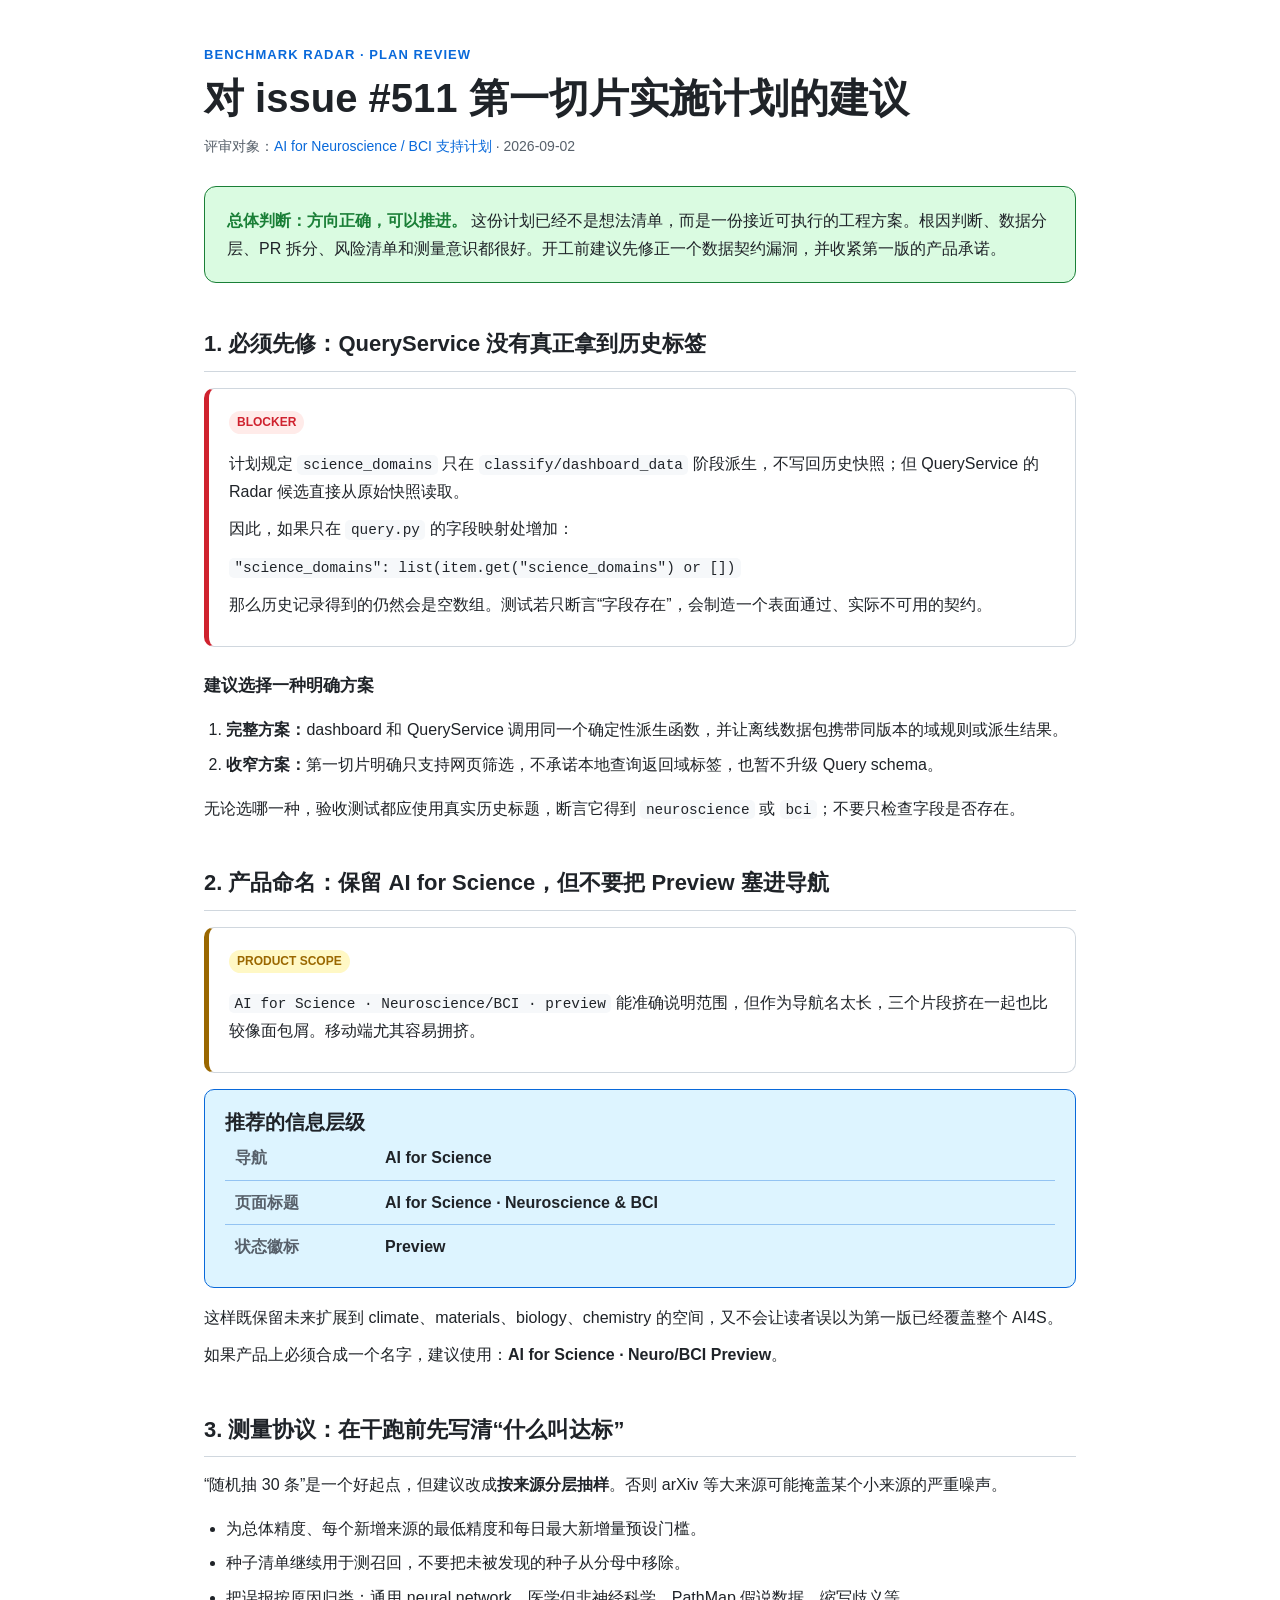
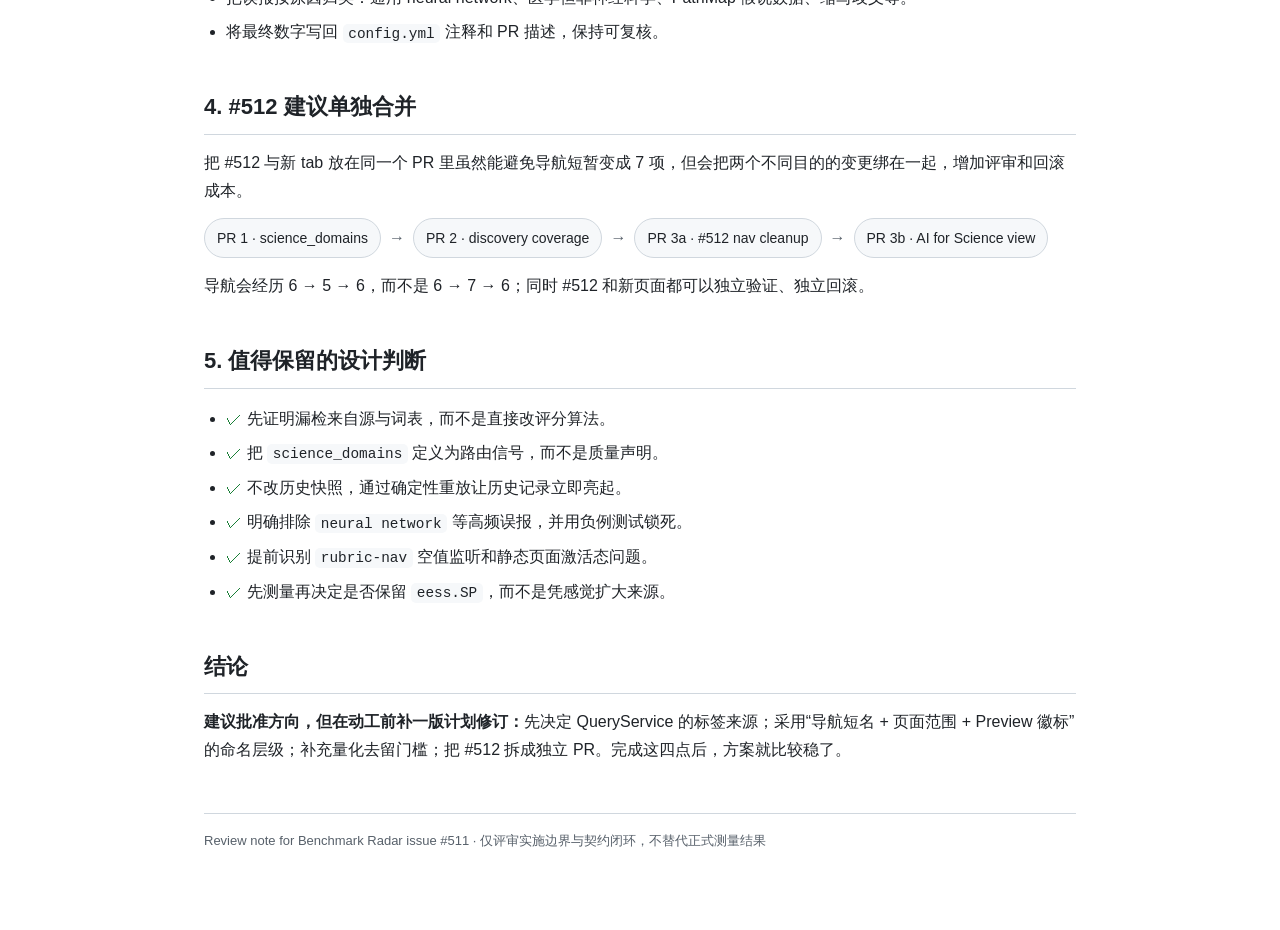
<file: notes/issue-511-neuro-bci/review.html>
<!DOCTYPE html>
<html lang="zh-CN">
<head>
<meta charset="UTF-8">
<meta name="viewport" content="width=device-width, initial-scale=1.0">
<title>对 issue #511 实施计划的建议</title>
<style>
  :root {
    --ink: #1f2328;
    --soft: #57606a;
    --line: #d0d7de;
    --bg: #ffffff;
    --panel: #f6f8fa;
    --blue: #0969da;
    --blue-soft: #ddf4ff;
    --green: #1a7f37;
    --green-soft: #dafbe1;
    --orange: #9a6700;
    --orange-soft: #fff8c5;
    --red: #cf222e;
    --red-soft: #ffebe9;
  }
  @media (prefers-color-scheme: dark) {
    :root {
      --ink: #e6edf3;
      --soft: #9198a1;
      --line: #3d444d;
      --bg: #0d1117;
      --panel: #161b22;
      --blue: #58a6ff;
      --blue-soft: #12233b;
      --green: #3fb950;
      --green-soft: #142a1b;
      --orange: #d29922;
      --orange-soft: #30290d;
      --red: #f85149;
      --red-soft: #341a1a;
    }
  }
  * { box-sizing: border-box; }
  body {
    margin: 0;
    background: var(--bg);
    color: var(--ink);
    font-family: -apple-system, BlinkMacSystemFont, "Segoe UI", "Microsoft YaHei", sans-serif;
    font-size: 16px;
    line-height: 1.72;
  }
  main { max-width: 920px; margin: 0 auto; padding: 44px 24px 80px; }
  a { color: var(--blue); text-decoration: none; }
  a:hover { text-decoration: underline; }
  h1 { margin: 8px 0 12px; font-size: clamp(28px, 5vw, 40px); line-height: 1.2; }
  h2 { margin: 42px 0 14px; padding-bottom: 8px; border-bottom: 1px solid var(--line); font-size: 22px; }
  h3 { margin: 24px 0 8px; font-size: 17px; }
  p { margin: 10px 0; }
  ul, ol { padding-left: 1.4em; }
  li { margin: 7px 0; }
  code {
    padding: .12em .38em;
    border-radius: 5px;
    background: var(--panel);
    font-family: "Cascadia Code", Consolas, monospace;
    font-size: .9em;
  }
  .eyebrow { color: var(--blue); font-size: 13px; font-weight: 700; letter-spacing: .08em; text-transform: uppercase; }
  .meta { color: var(--soft); font-size: 14px; }
  .verdict {
    margin: 28px 0;
    padding: 20px 22px;
    border: 1px solid var(--green);
    border-radius: 12px;
    background: var(--green-soft);
  }
  .verdict strong { color: var(--green); }
  .card {
    margin: 16px 0;
    padding: 18px 20px;
    border: 1px solid var(--line);
    border-radius: 10px;
    background: var(--bg);
  }
  .card.must { border-left: 5px solid var(--red); }
  .card.product { border-left: 5px solid var(--orange); }
  .label {
    display: inline-block;
    margin-bottom: 6px;
    padding: 1px 8px;
    border-radius: 999px;
    font-size: 12px;
    font-weight: 700;
  }
  .label.must { color: var(--red); background: var(--red-soft); }
  .label.product { color: var(--orange); background: var(--orange-soft); }
  .naming {
    margin: 16px 0;
    padding: 18px 20px;
    border-radius: 10px;
    background: var(--blue-soft);
    border: 1px solid var(--blue);
  }
  .naming table { width: 100%; border-collapse: collapse; }
  .naming th, .naming td { padding: 8px 10px; border-bottom: 1px solid color-mix(in srgb, var(--blue) 35%, transparent); text-align: left; }
  .naming tr:last-child th, .naming tr:last-child td { border-bottom: 0; }
  .naming th { width: 150px; color: var(--soft); font-weight: 600; }
  .quote { font-size: 20px; font-weight: 700; line-height: 1.4; }
  .good { color: var(--green); }
  .sequence { display: flex; flex-wrap: wrap; gap: 8px; align-items: center; margin: 14px 0; }
  .step { padding: 7px 12px; border: 1px solid var(--line); border-radius: 999px; background: var(--panel); font-size: 14px; }
  .arrow { color: var(--soft); }
  footer { margin-top: 50px; padding-top: 16px; border-top: 1px solid var(--line); color: var(--soft); font-size: 13px; }
  @media (max-width: 580px) {
    main { padding: 28px 18px 60px; }
    .naming th, .naming td { display: block; width: 100%; padding-left: 0; }
    .naming th { padding-bottom: 0; border-bottom: 0; }
    .naming td { padding-top: 2px; }
  }
</style>
</head>
<body>
<main>
  <div class="eyebrow">Benchmark Radar · Plan Review</div>
  <h1>对 issue #511 第一切片实施计划的建议</h1>
  <div class="meta">
    评审对象：<a href="./index.html">AI for Neuroscience / BCI 支持计划</a> · 2026-09-02
  </div>

  <section class="verdict">
    <strong>总体判断：方向正确，可以推进。</strong>
    这份计划已经不是想法清单，而是一份接近可执行的工程方案。根因判断、数据分层、PR 拆分、风险清单和测量意识都很好。开工前建议先修正一个数据契约漏洞，并收紧第一版的产品承诺。
  </section>

  <h2>1. 必须先修：QueryService 没有真正拿到历史标签</h2>
  <div class="card must">
    <span class="label must">BLOCKER</span>
    <p>计划规定 <code>science_domains</code> 只在 <code>classify/dashboard_data</code> 阶段派生，不写回历史快照；但 QueryService 的 Radar 候选直接从原始快照读取。</p>
    <p>因此，如果只在 <code>query.py</code> 的字段映射处增加：</p>
    <p><code>"science_domains": list(item.get("science_domains") or [])</code></p>
    <p>那么历史记录得到的仍然会是空数组。测试若只断言“字段存在”，会制造一个表面通过、实际不可用的契约。</p>
  </div>

  <h3>建议选择一种明确方案</h3>
  <ol>
    <li><strong>完整方案：</strong>dashboard 和 QueryService 调用同一个确定性派生函数，并让离线数据包携带同版本的域规则或派生结果。</li>
    <li><strong>收窄方案：</strong>第一切片明确只支持网页筛选，不承诺本地查询返回域标签，也暂不升级 Query schema。</li>
  </ol>
  <p>无论选哪一种，验收测试都应使用真实历史标题，断言它得到 <code>neuroscience</code> 或 <code>bci</code>；不要只检查字段是否存在。</p>

  <h2>2. 产品命名：保留 AI for Science，但不要把 Preview 塞进导航</h2>
  <div class="card product">
    <span class="label product">PRODUCT SCOPE</span>
    <p><code>AI for Science · Neuroscience/BCI · preview</code> 能准确说明范围，但作为导航名太长，三个片段挤在一起也比较像面包屑。移动端尤其容易拥挤。</p>
  </div>

  <div class="naming">
    <div class="quote">推荐的信息层级</div>
    <table>
      <tr><th>导航</th><td><strong>AI for Science</strong></td></tr>
      <tr><th>页面标题</th><td><strong>AI for Science · Neuroscience &amp; BCI</strong></td></tr>
      <tr><th>状态徽标</th><td><strong>Preview</strong></td></tr>
    </table>
  </div>

  <p>这样既保留未来扩展到 climate、materials、biology、chemistry 的空间，又不会让读者误以为第一版已经覆盖整个 AI4S。</p>
  <p>如果产品上必须合成一个名字，建议使用：<strong>AI for Science · Neuro/BCI Preview</strong>。</p>

  <h2>3. 测量协议：在干跑前先写清“什么叫达标”</h2>
  <p>“随机抽 30 条”是一个好起点，但建议改成<strong>按来源分层抽样</strong>。否则 arXiv 等大来源可能掩盖某个小来源的严重噪声。</p>
  <ul>
    <li>为总体精度、每个新增来源的最低精度和每日最大新增量预设门槛。</li>
    <li>种子清单继续用于测召回，不要把未被发现的种子从分母中移除。</li>
    <li>把误报按原因归类：通用 neural network、医学但非神经科学、PathMap 假说数据、缩写歧义等。</li>
    <li>将最终数字写回 <code>config.yml</code> 注释和 PR 描述，保持可复核。</li>
  </ul>

  <h2>4. #512 建议单独合并</h2>
  <p>把 #512 与新 tab 放在同一个 PR 里虽然能避免导航短暂变成 7 项，但会把两个不同目的的变更绑在一起，增加评审和回滚成本。</p>
  <div class="sequence" aria-label="建议的合并顺序">
    <span class="step">PR 1 · science_domains</span>
    <span class="arrow">→</span>
    <span class="step">PR 2 · discovery coverage</span>
    <span class="arrow">→</span>
    <span class="step">PR 3a · #512 nav cleanup</span>
    <span class="arrow">→</span>
    <span class="step">PR 3b · AI for Science view</span>
  </div>
  <p>导航会经历 6 → 5 → 6，而不是 6 → 7 → 6；同时 #512 和新页面都可以独立验证、独立回滚。</p>

  <h2>5. 值得保留的设计判断</h2>
  <ul>
    <li><span class="good">✓</span> 先证明漏检来自源与词表，而不是直接改评分算法。</li>
    <li><span class="good">✓</span> 把 <code>science_domains</code> 定义为路由信号，而不是质量声明。</li>
    <li><span class="good">✓</span> 不改历史快照，通过确定性重放让历史记录立即亮起。</li>
    <li><span class="good">✓</span> 明确排除 <code>neural network</code> 等高频误报，并用负例测试锁死。</li>
    <li><span class="good">✓</span> 提前识别 <code>rubric-nav</code> 空值监听和静态页面激活态问题。</li>
    <li><span class="good">✓</span> 先测量再决定是否保留 <code>eess.SP</code>，而不是凭感觉扩大来源。</li>
  </ul>

  <h2>结论</h2>
  <p><strong>建议批准方向，但在动工前补一版计划修订：</strong>先决定 QueryService 的标签来源；采用“导航短名 + 页面范围 + Preview 徽标”的命名层级；补充量化去留门槛；把 #512 拆成独立 PR。完成这四点后，方案就比较稳了。</p>

  <footer>
    Review note for Benchmark Radar issue #511 · 仅评审实施边界与契约闭环，不替代正式测量结果
  </footer>
</main>
</body>
</html>
</file>
